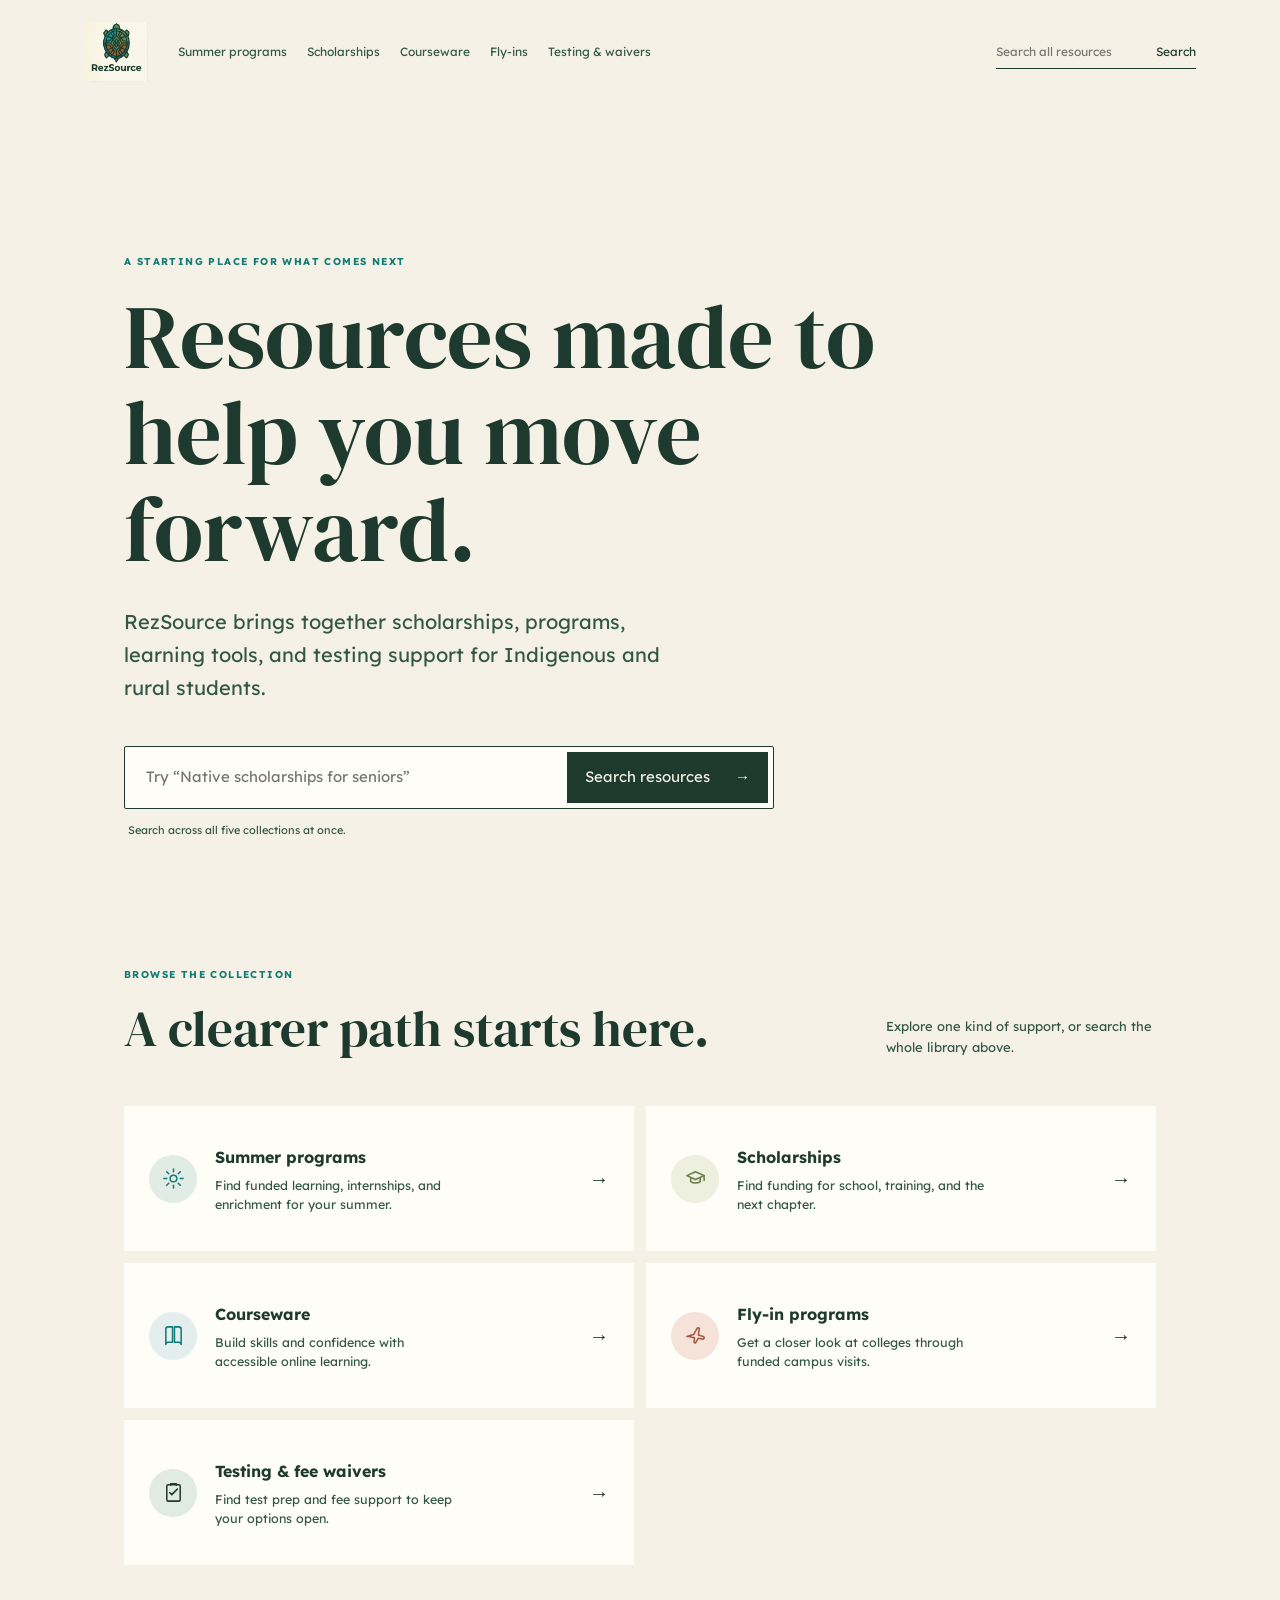
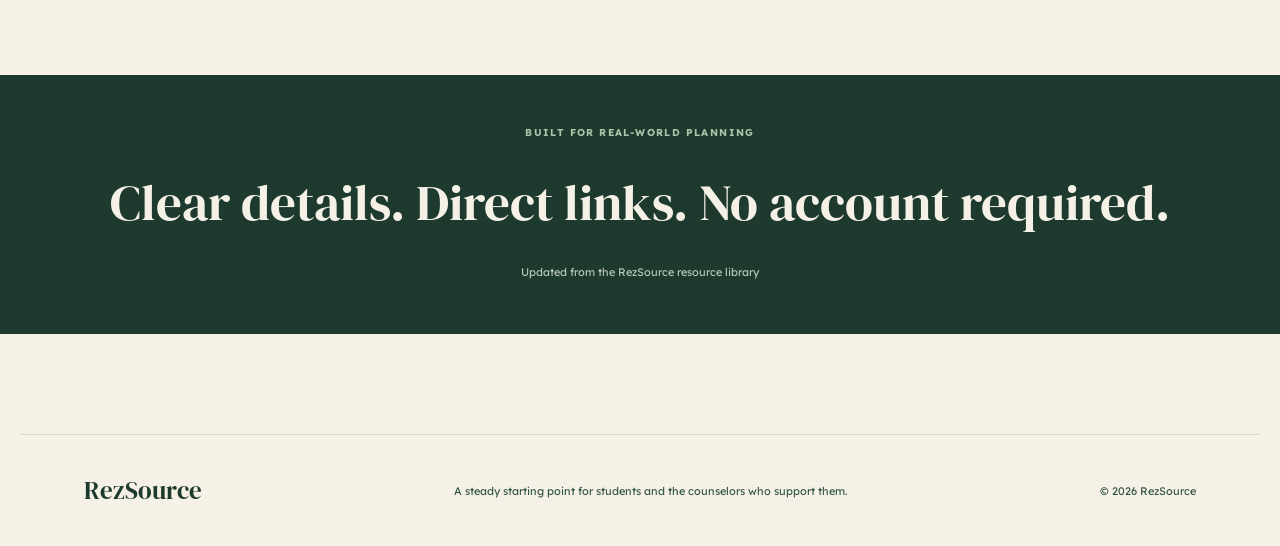
<file: index.html>
<!doctype html>
<html lang="en">
<head>
  <meta charset="utf-8">
  <meta name="viewport" content="width=device-width, initial-scale=1">
  <meta name="description" content="RezSource connects Indigenous and rural students with trusted academic opportunities, scholarships, programs, courseware, and fee waivers.">
  <title>RezSource | Find your next opportunity</title>
  <link rel="icon" type="image/png" href="assets/logo.png">
  <link rel="stylesheet" href="css/styles.css">
</head>
<body data-page="home">
  <header class="site-header">
    <a class="brand" href="index.html" aria-label="RezSource home"><img src="assets/logo.png" alt="RezSource woven turtle logo"></a>
    <button class="menu-toggle" type="button" aria-expanded="false" aria-controls="site-nav"><span></span><span></span><span></span><b class="sr-only">Open navigation</b></button>
    <nav id="site-nav" class="site-nav" aria-label="Primary navigation">
      <a href="summer-programs.html">Summer programs</a><a href="scholarships.html">Scholarships</a><a href="courseware.html">Courseware</a><a href="fly-in-programs.html">Fly-ins</a><a href="testing.html">Testing &amp; waivers</a>
    </nav>
    <form class="header-search search-form" role="search"><label class="sr-only" for="header-search">Search all resources</label><input id="header-search" name="q" type="search" placeholder="Search all resources" autocomplete="off"><button type="submit" aria-label="Search">Search</button></form>
  </header>

  <main>
    <section class="hero home-hero reveal">
      <p class="eyebrow">A starting place for what comes next</p>
      <h1>Resources made to help you move forward.</h1>
      <p class="lede">RezSource brings together scholarships, programs, learning tools, and testing support for Indigenous and rural students.</p>
      <form class="hero-search search-form" role="search"><label class="sr-only" for="hero-search">Search every RezSource resource</label><input id="hero-search" name="q" type="search" placeholder="Try “Native scholarships for seniors”" autocomplete="off"><button type="submit"><span>Search resources</span><span aria-hidden="true">&#8594;</span></button></form>
      <p class="search-note">Search across all five collections at once.</p>
    </section>
    <section class="category-section" aria-labelledby="browse-heading">
      <div class="section-heading reveal"><div><p class="eyebrow">Browse the collection</p><h2 id="browse-heading">A clearer path starts here.</h2></div><p>Explore one kind of support, or search the whole library above.</p></div>
      <div class="category-grid" id="category-grid"></div>
    </section>
    <section class="trust-band reveal"><p class="eyebrow">Built for real-world planning</p><p>Clear details. Direct links. No account required.</p><span>Updated from the RezSource resource library</span></section>
  </main>
  <footer class="site-footer"><a class="footer-brand" href="index.html">RezSource</a><p>A steady starting point for students and the counselors who support them.</p><p>&copy; <span id="year"></span> RezSource</p></footer>
  <script src="js/data.js"></script><script src="js/app.js"></script>
</body>
</html>
</file>
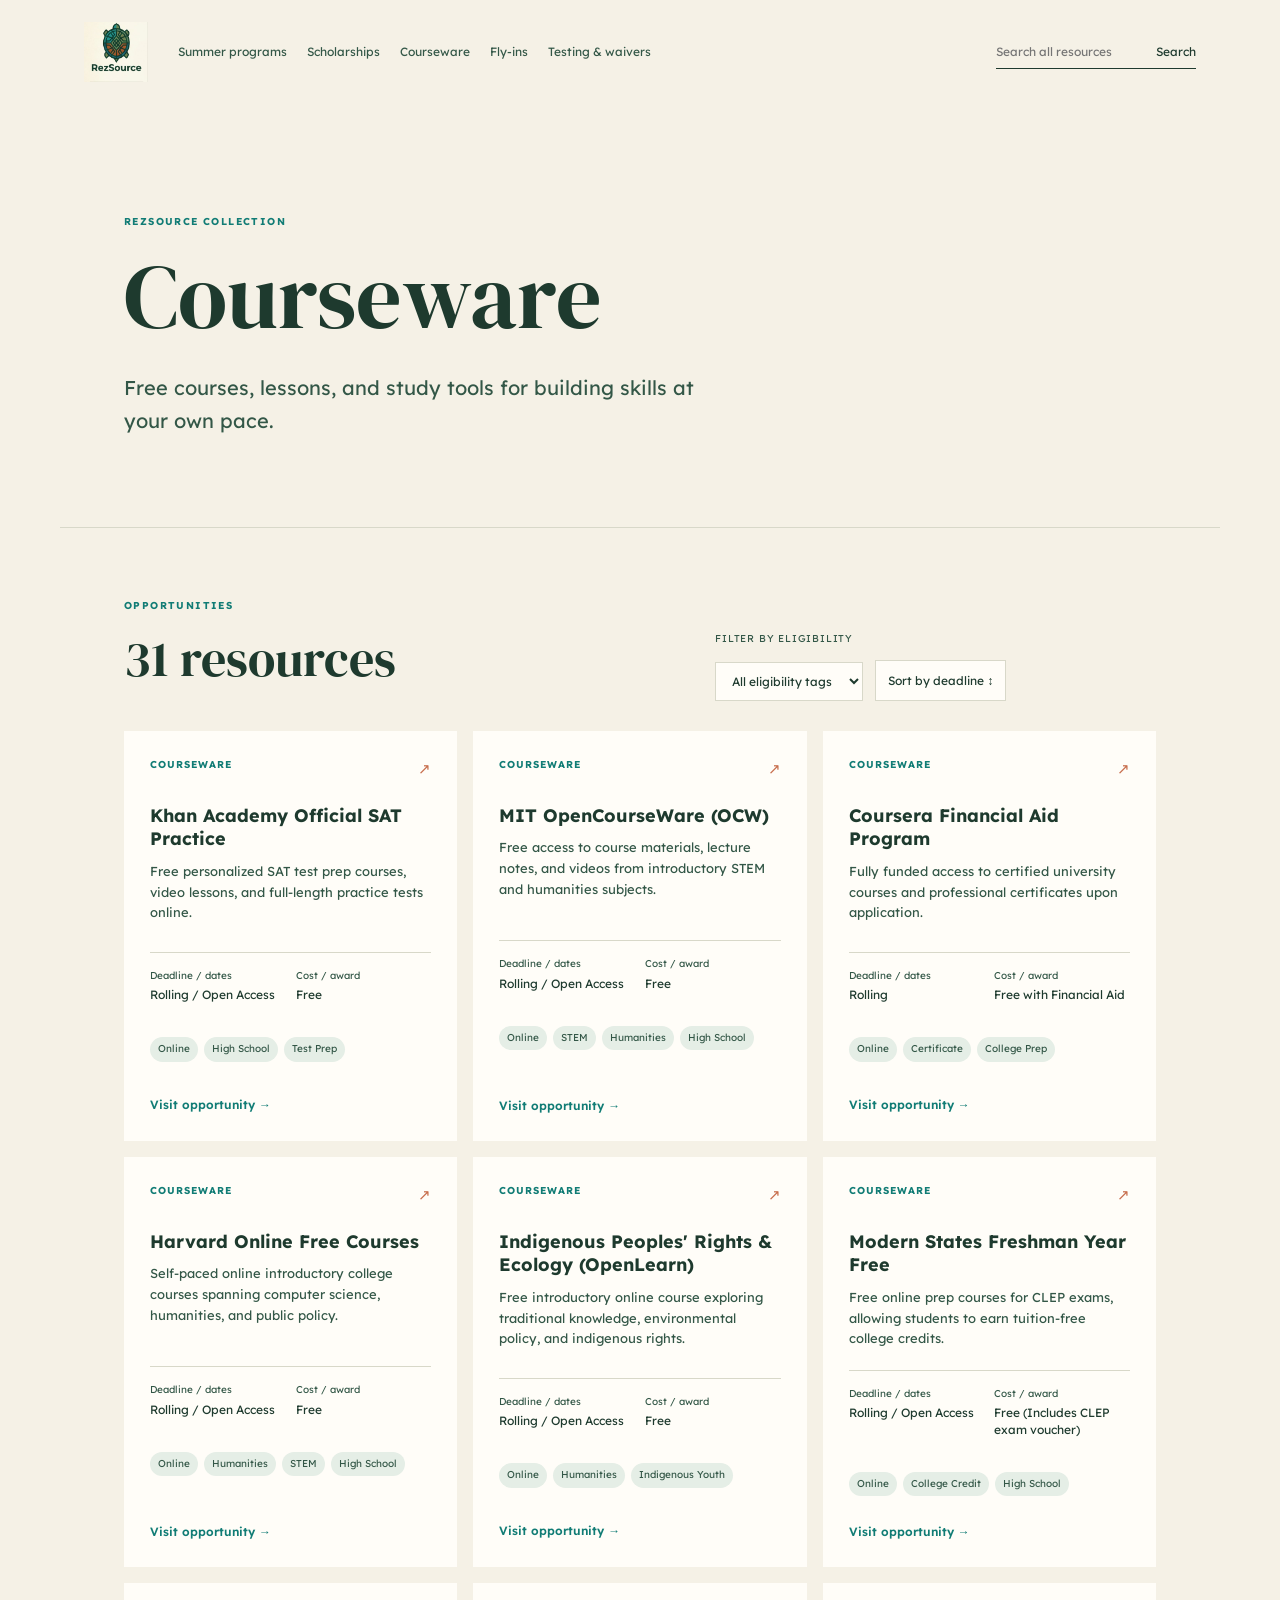
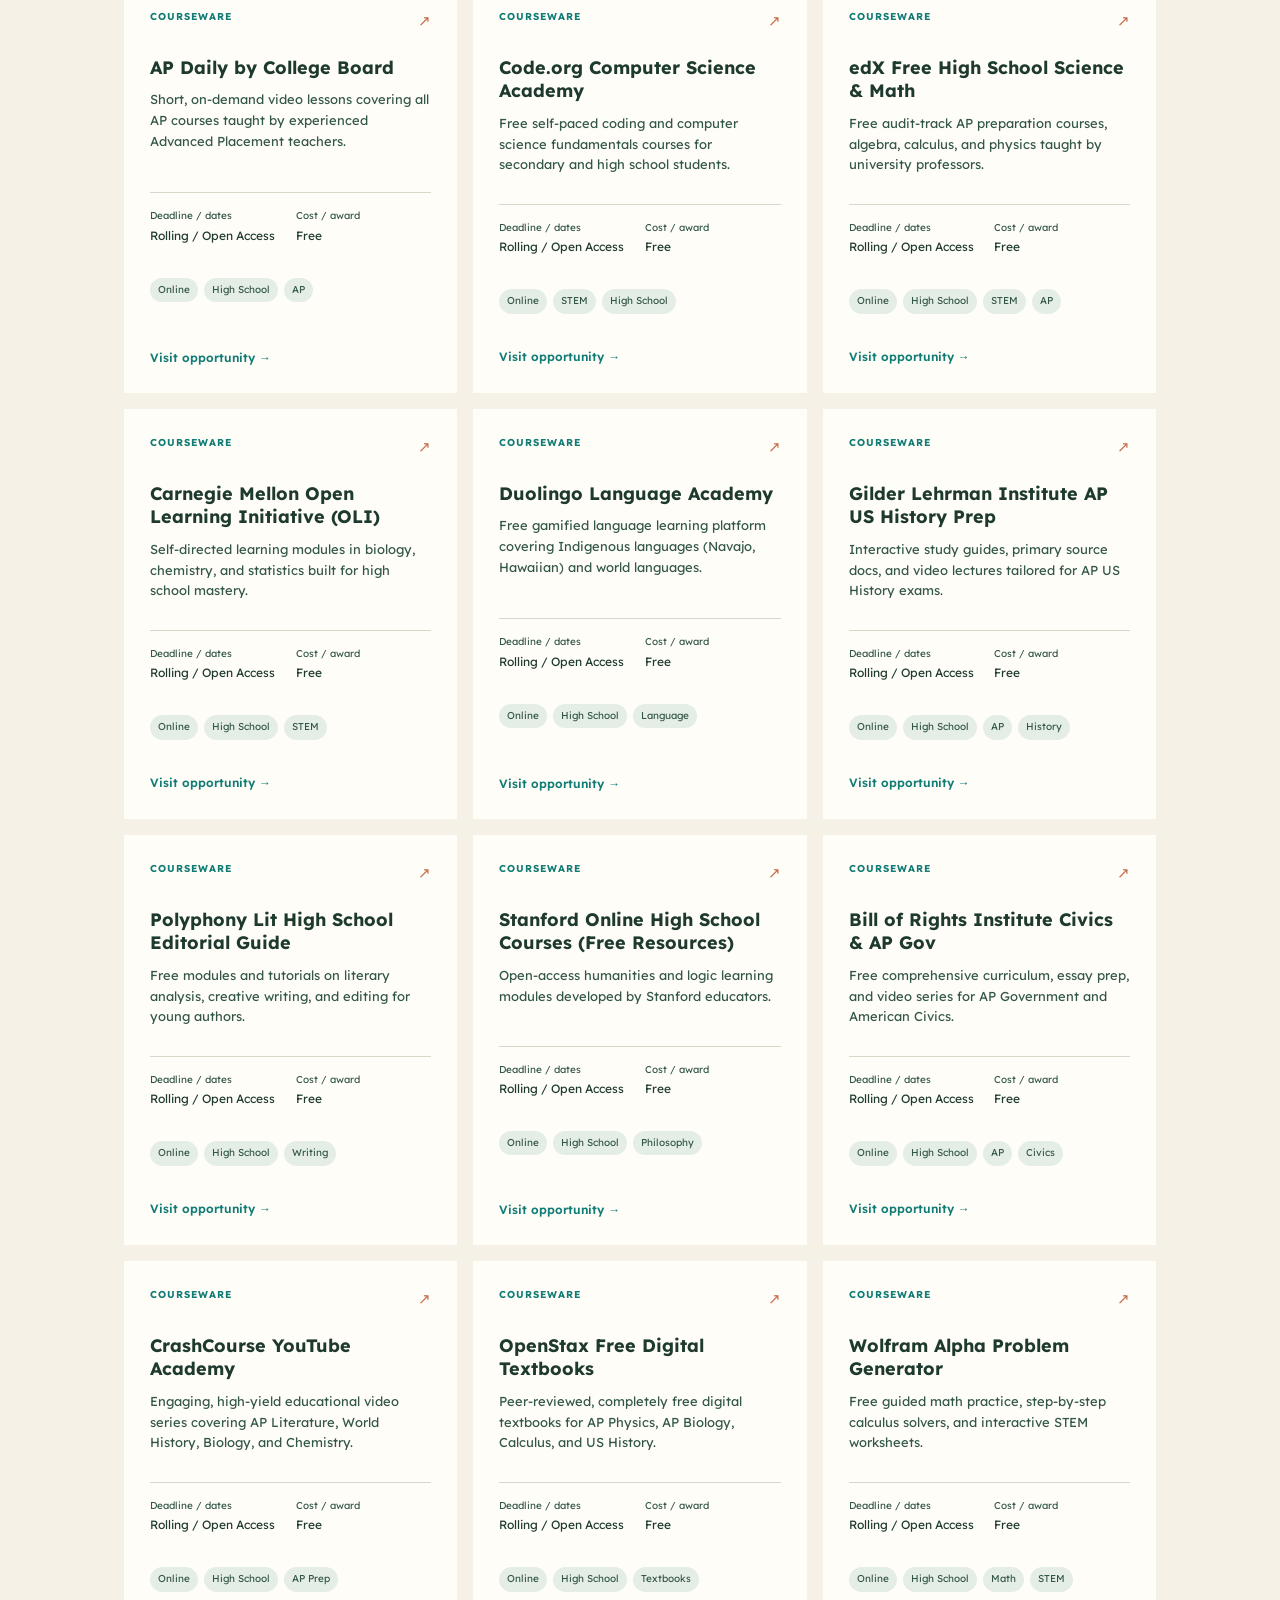
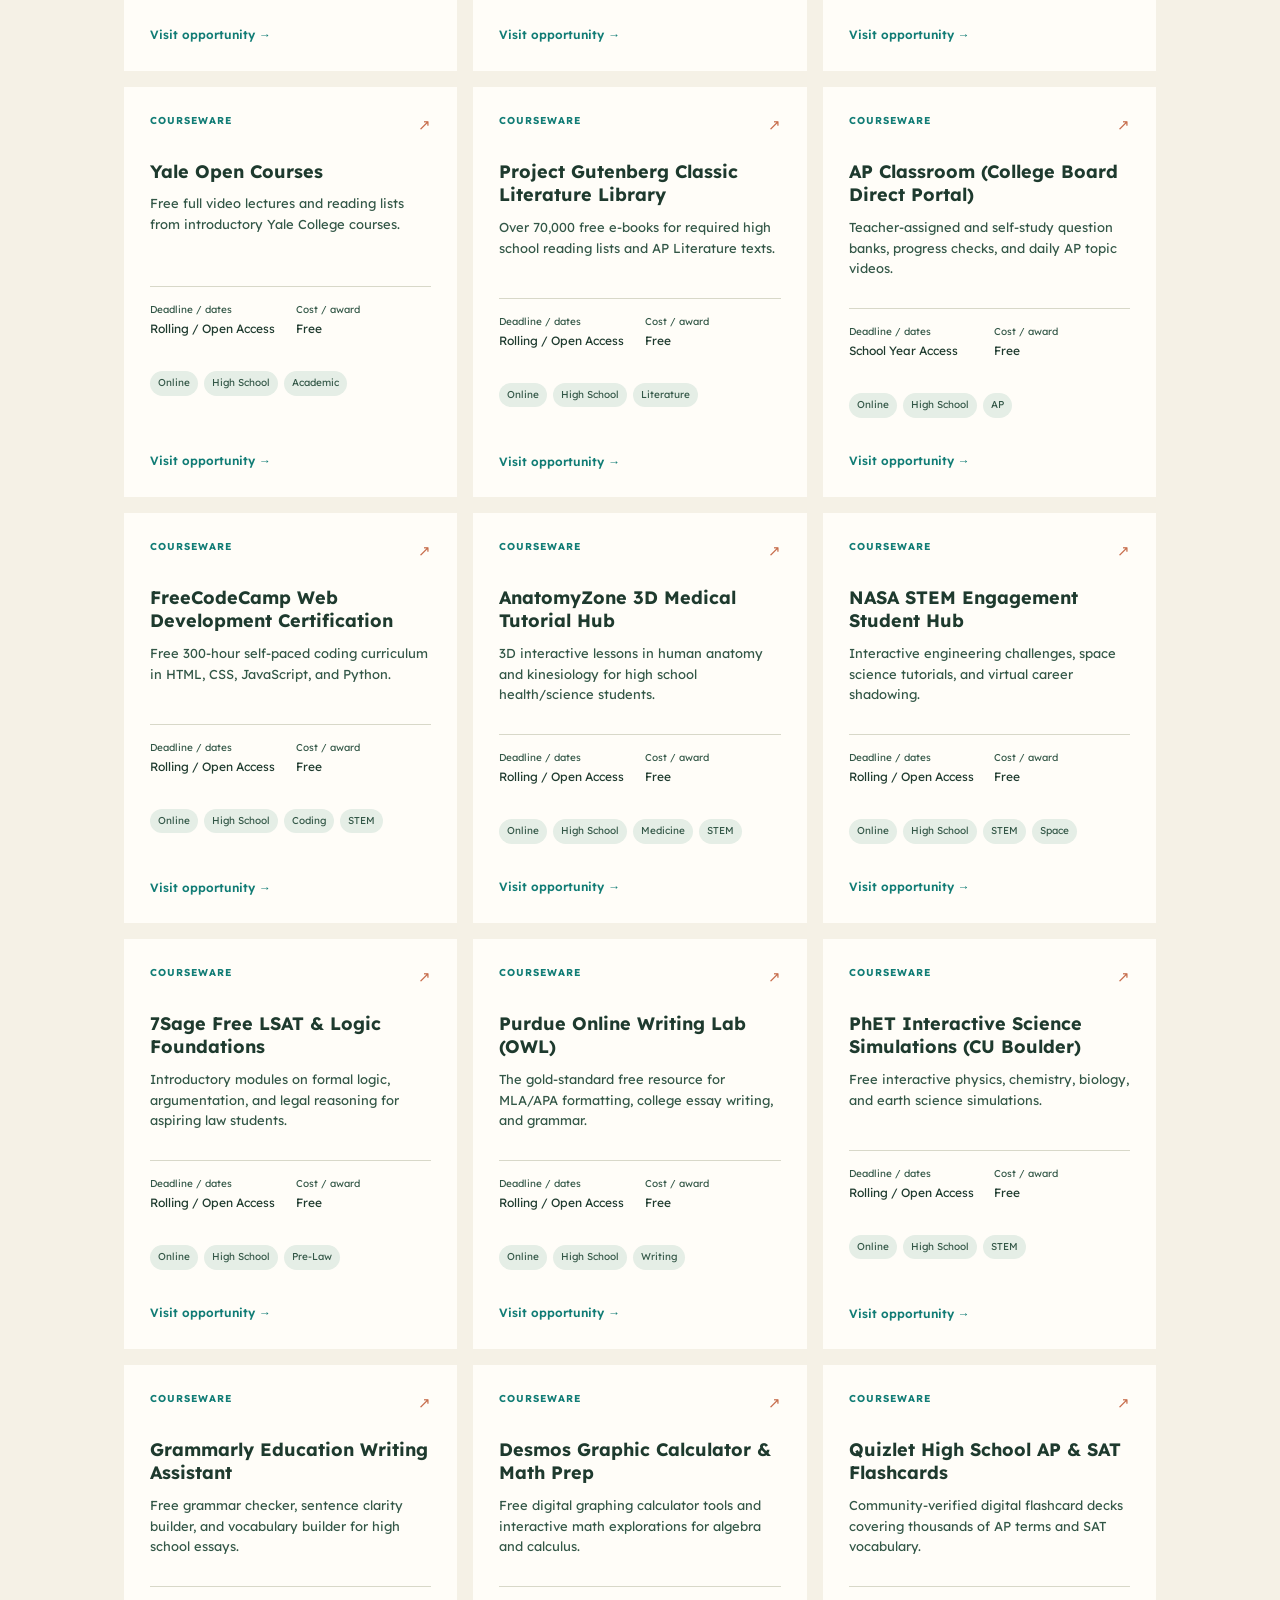
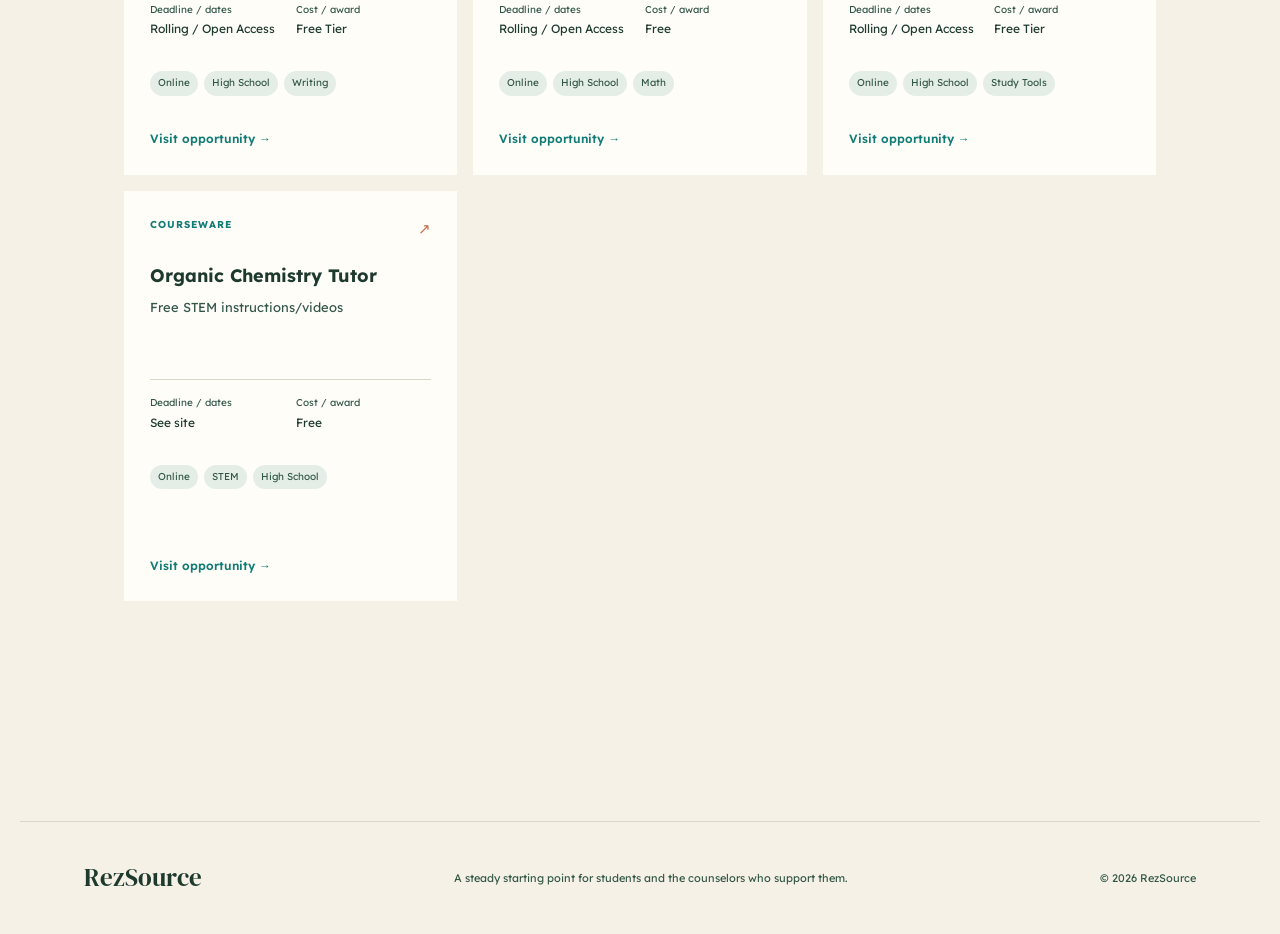
<file: courseware.html>
<!doctype html><html lang="en"><head><meta charset="utf-8"><meta name="viewport" content="width=device-width, initial-scale=1"><meta name="description" content="Free and accessible courseware for Indigenous and rural students."><title>Courseware | RezSource</title><link rel="icon" type="image/png" href="assets/logo.png"><link rel="stylesheet" href="css/styles.css"></head><body data-page="courseware"><header class="site-header"><a class="brand" href="index.html" aria-label="RezSource home"><img src="assets/logo.png" alt="RezSource woven turtle logo"></a><button class="menu-toggle" type="button" aria-expanded="false" aria-controls="site-nav"><span></span><span></span><span></span><b class="sr-only">Open navigation</b></button><nav id="site-nav" class="site-nav" aria-label="Primary navigation"><a href="summer-programs.html">Summer programs</a><a href="scholarships.html">Scholarships</a><a href="courseware.html">Courseware</a><a href="fly-in-programs.html">Fly-ins</a><a href="testing.html">Testing &amp; waivers</a></nav><form class="header-search search-form" role="search"><label class="sr-only" for="header-search">Search all resources</label><input id="header-search" name="q" type="search" placeholder="Search all resources" autocomplete="off"><button type="submit" aria-label="Search">Search</button></form></header><main class="category-page" data-category="courseware"><section class="category-hero reveal"><p class="eyebrow">RezSource collection</p><h1>Courseware</h1><p class="lede">Free courses, lessons, and study tools for building skills at your own pace.</p></section><section class="resource-section" aria-labelledby="resource-heading"><div class="resource-toolbar"><div><p class="eyebrow">Opportunities</p><h2 id="resource-heading"><span class="result-count">Loading</span> resources</h2></div><div class="filters"><label for="tag-filter">Filter by eligibility</label><select id="tag-filter"><option value="all">All eligibility tags</option></select><button class="sort-button" id="sort-button" type="button" aria-pressed="false">Sort by deadline <span aria-hidden="true">&#8597;</span></button></div></div><div class="resource-grid" id="resource-grid" aria-live="polite"></div></section></main><footer class="site-footer"><a class="footer-brand" href="index.html">RezSource</a><p>A calm, practical starting point for students and counselors.</p><p>&copy; <span id="year"></span> RezSource</p></footer><script src="js/data.js"></script><script src="js/app.js"></script></body></html>
</file>
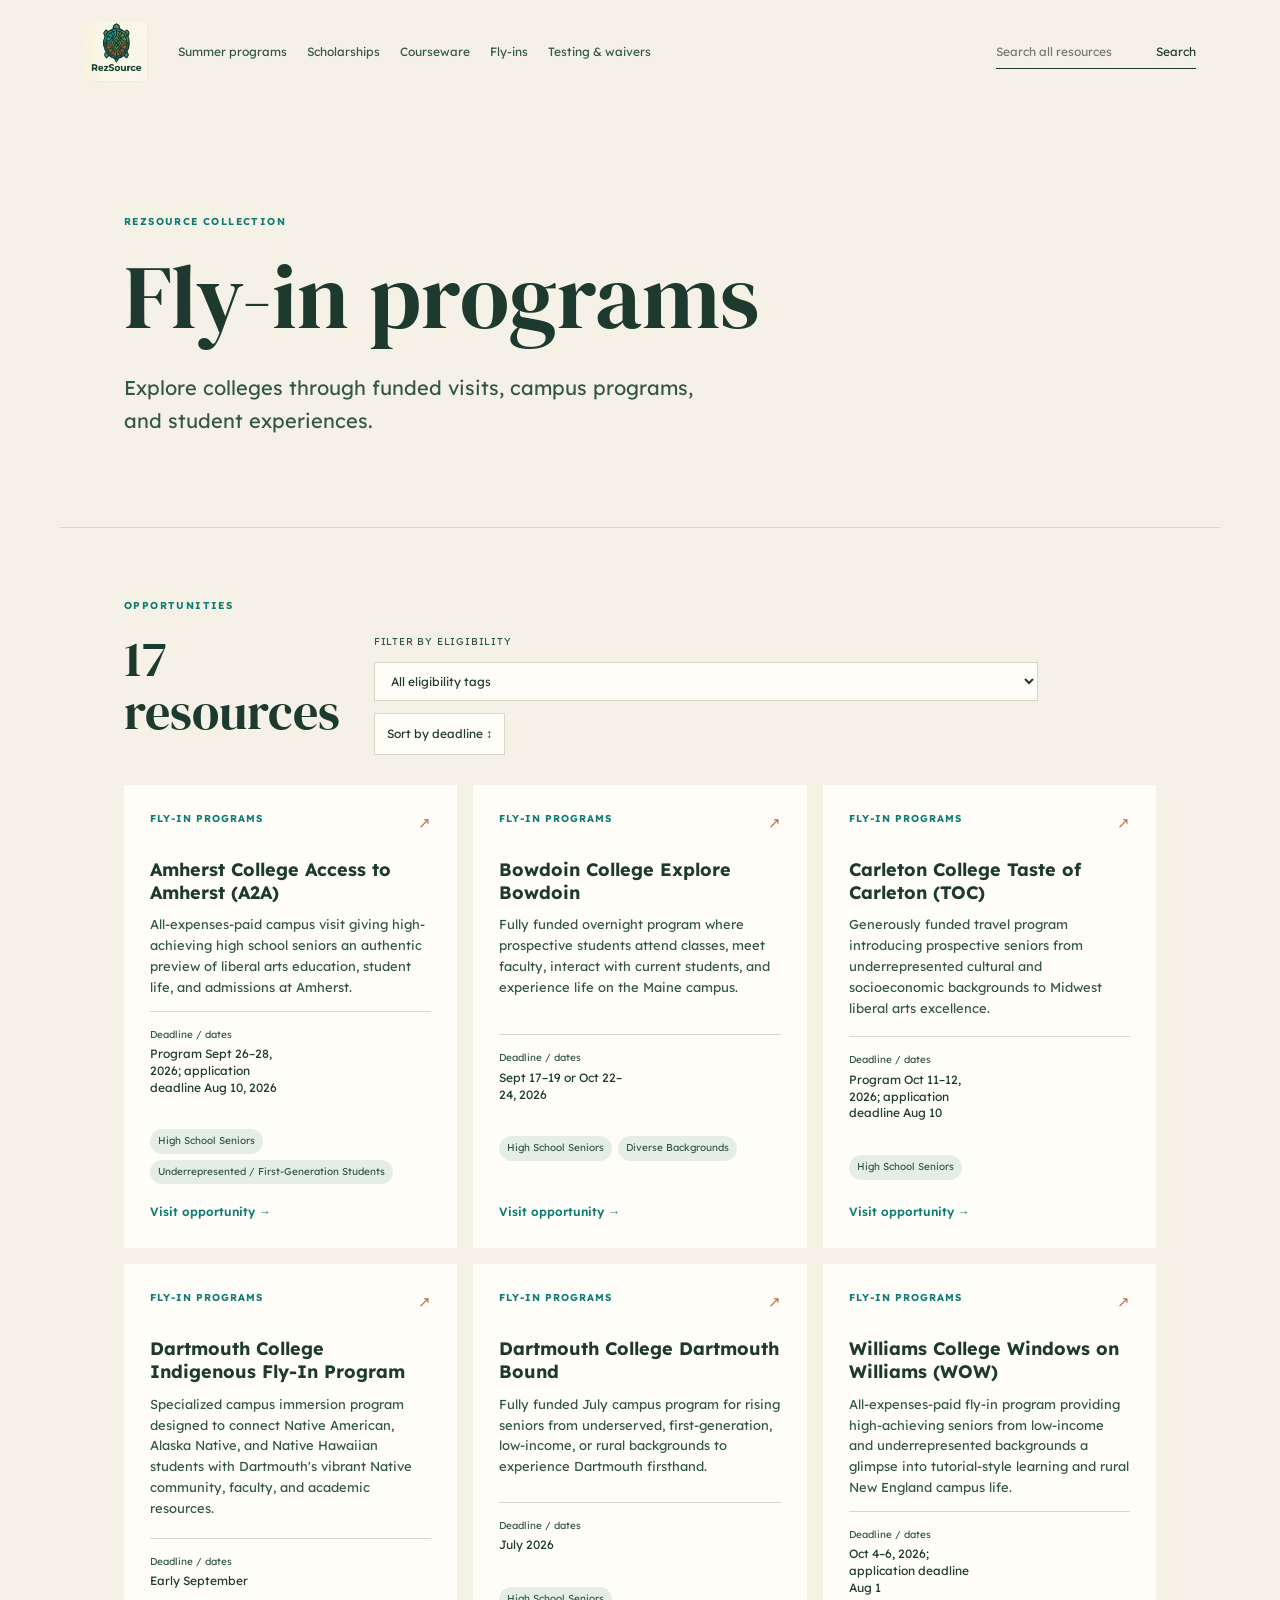
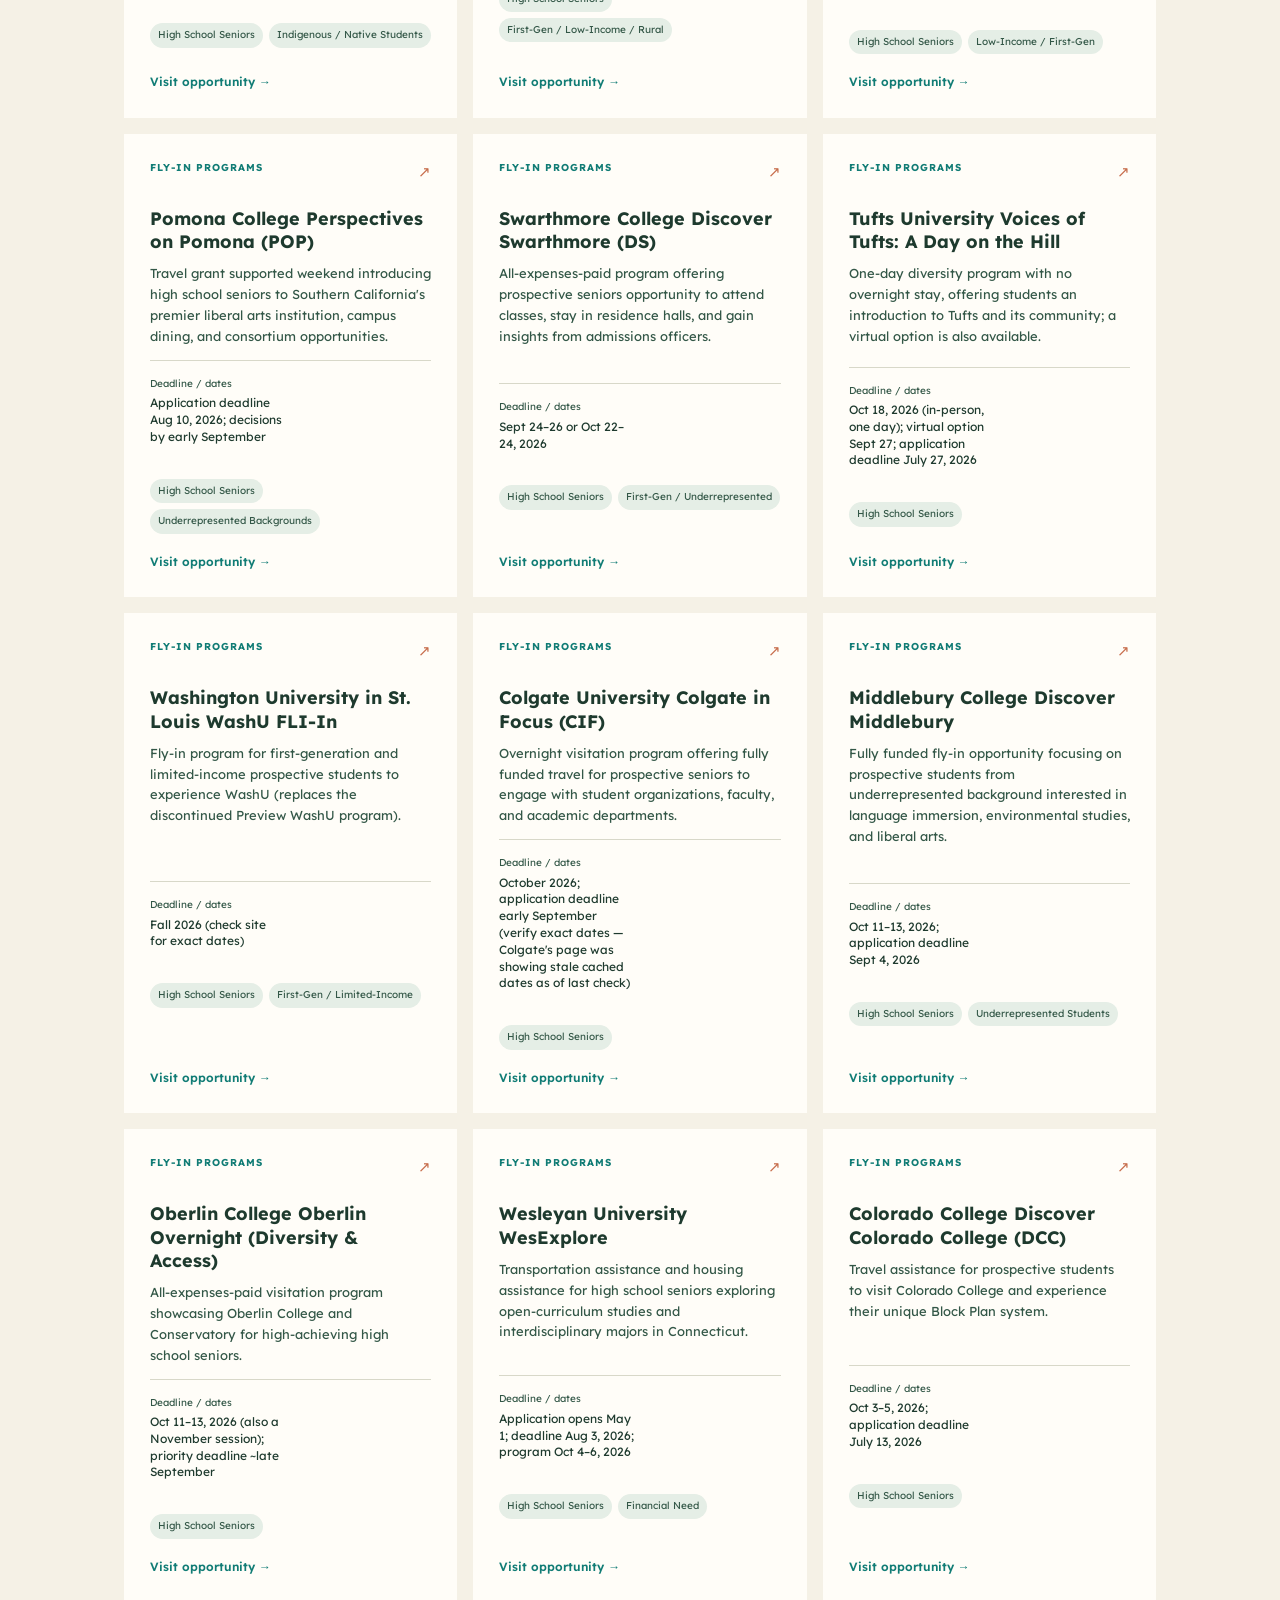
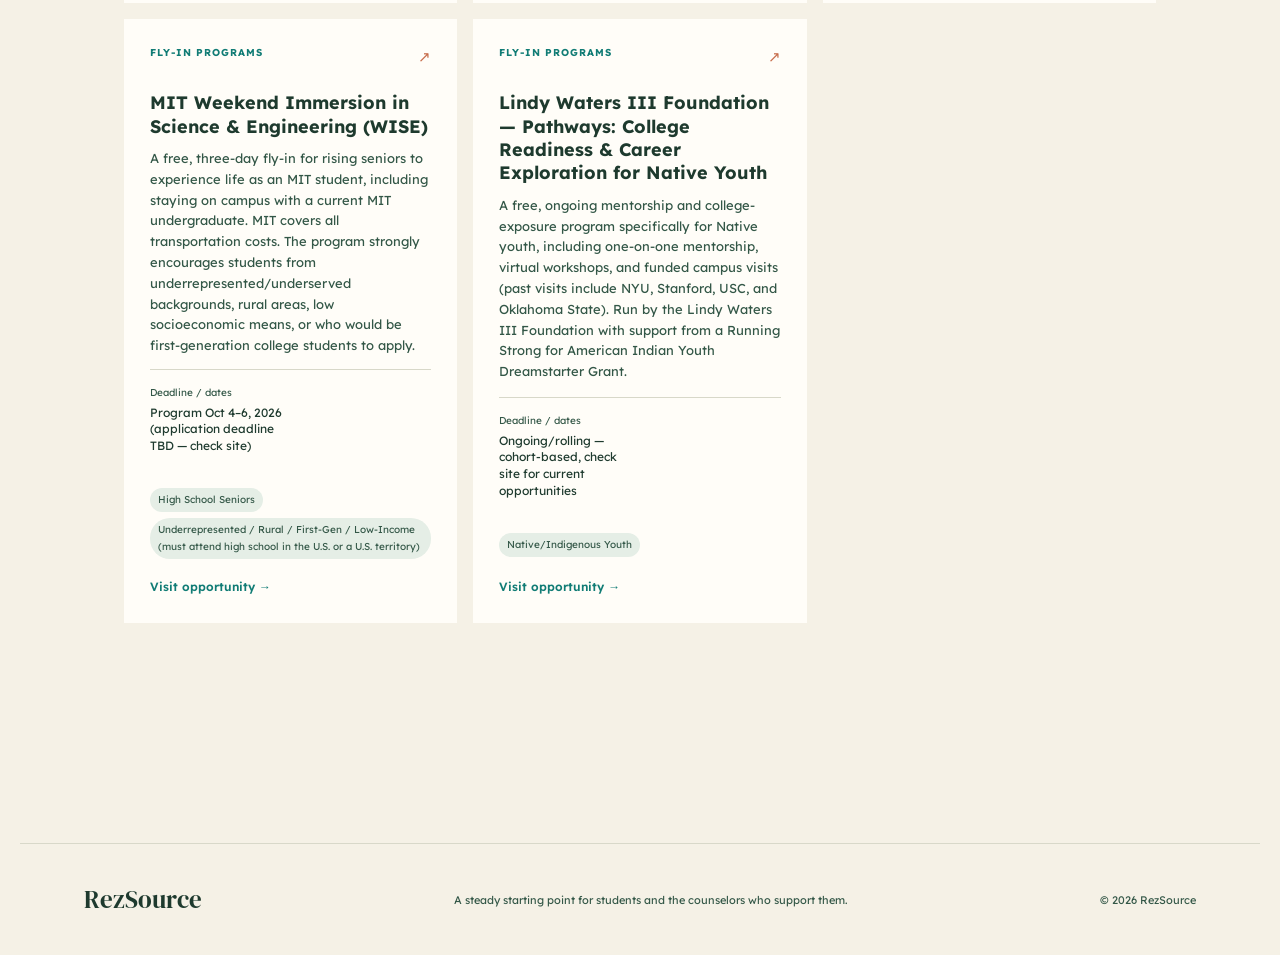
<file: fly-in-programs.html>
<!doctype html><html lang="en"><head><meta charset="utf-8"><meta name="viewport" content="width=device-width, initial-scale=1"><meta name="description" content="College fly-in programs for Indigenous and rural students."><title>Fly-In Programs | RezSource</title><link rel="icon" type="image/png" href="assets/logo.png"><link rel="stylesheet" href="css/styles.css"></head><body data-page="flyins"><header class="site-header"><a class="brand" href="index.html" aria-label="RezSource home"><img src="assets/logo.png" alt="RezSource woven turtle logo"></a><button class="menu-toggle" type="button" aria-expanded="false" aria-controls="site-nav"><span></span><span></span><span></span><b class="sr-only">Open navigation</b></button><nav id="site-nav" class="site-nav" aria-label="Primary navigation"><a href="summer-programs.html">Summer programs</a><a href="scholarships.html">Scholarships</a><a href="courseware.html">Courseware</a><a href="fly-in-programs.html">Fly-ins</a><a href="testing.html">Testing &amp; waivers</a></nav><form class="header-search search-form" role="search"><label class="sr-only" for="header-search">Search all resources</label><input id="header-search" name="q" type="search" placeholder="Search all resources" autocomplete="off"><button type="submit" aria-label="Search">Search</button></form></header><main class="category-page" data-category="flyins"><section class="category-hero reveal"><p class="eyebrow">RezSource collection</p><h1>Fly-in programs</h1><p class="lede">Explore colleges through funded visits, campus programs, and student experiences.</p></section><section class="resource-section" aria-labelledby="resource-heading"><div class="resource-toolbar"><div><p class="eyebrow">Opportunities</p><h2 id="resource-heading"><span class="result-count">Loading</span> resources</h2></div><div class="filters"><label for="tag-filter">Filter by eligibility</label><select id="tag-filter"><option value="all">All eligibility tags</option></select><button class="sort-button" id="sort-button" type="button" aria-pressed="false">Sort by deadline <span aria-hidden="true">&#8597;</span></button></div></div><div class="resource-grid" id="resource-grid" aria-live="polite"></div></section></main><footer class="site-footer"><a class="footer-brand" href="index.html">RezSource</a><p>A calm, practical starting place for students and counselors.</p><p>&copy; <span id="year"></span> RezSource</p></footer><script src="js/data.js"></script><script src="js/app.js"></script></body></html>
</file>
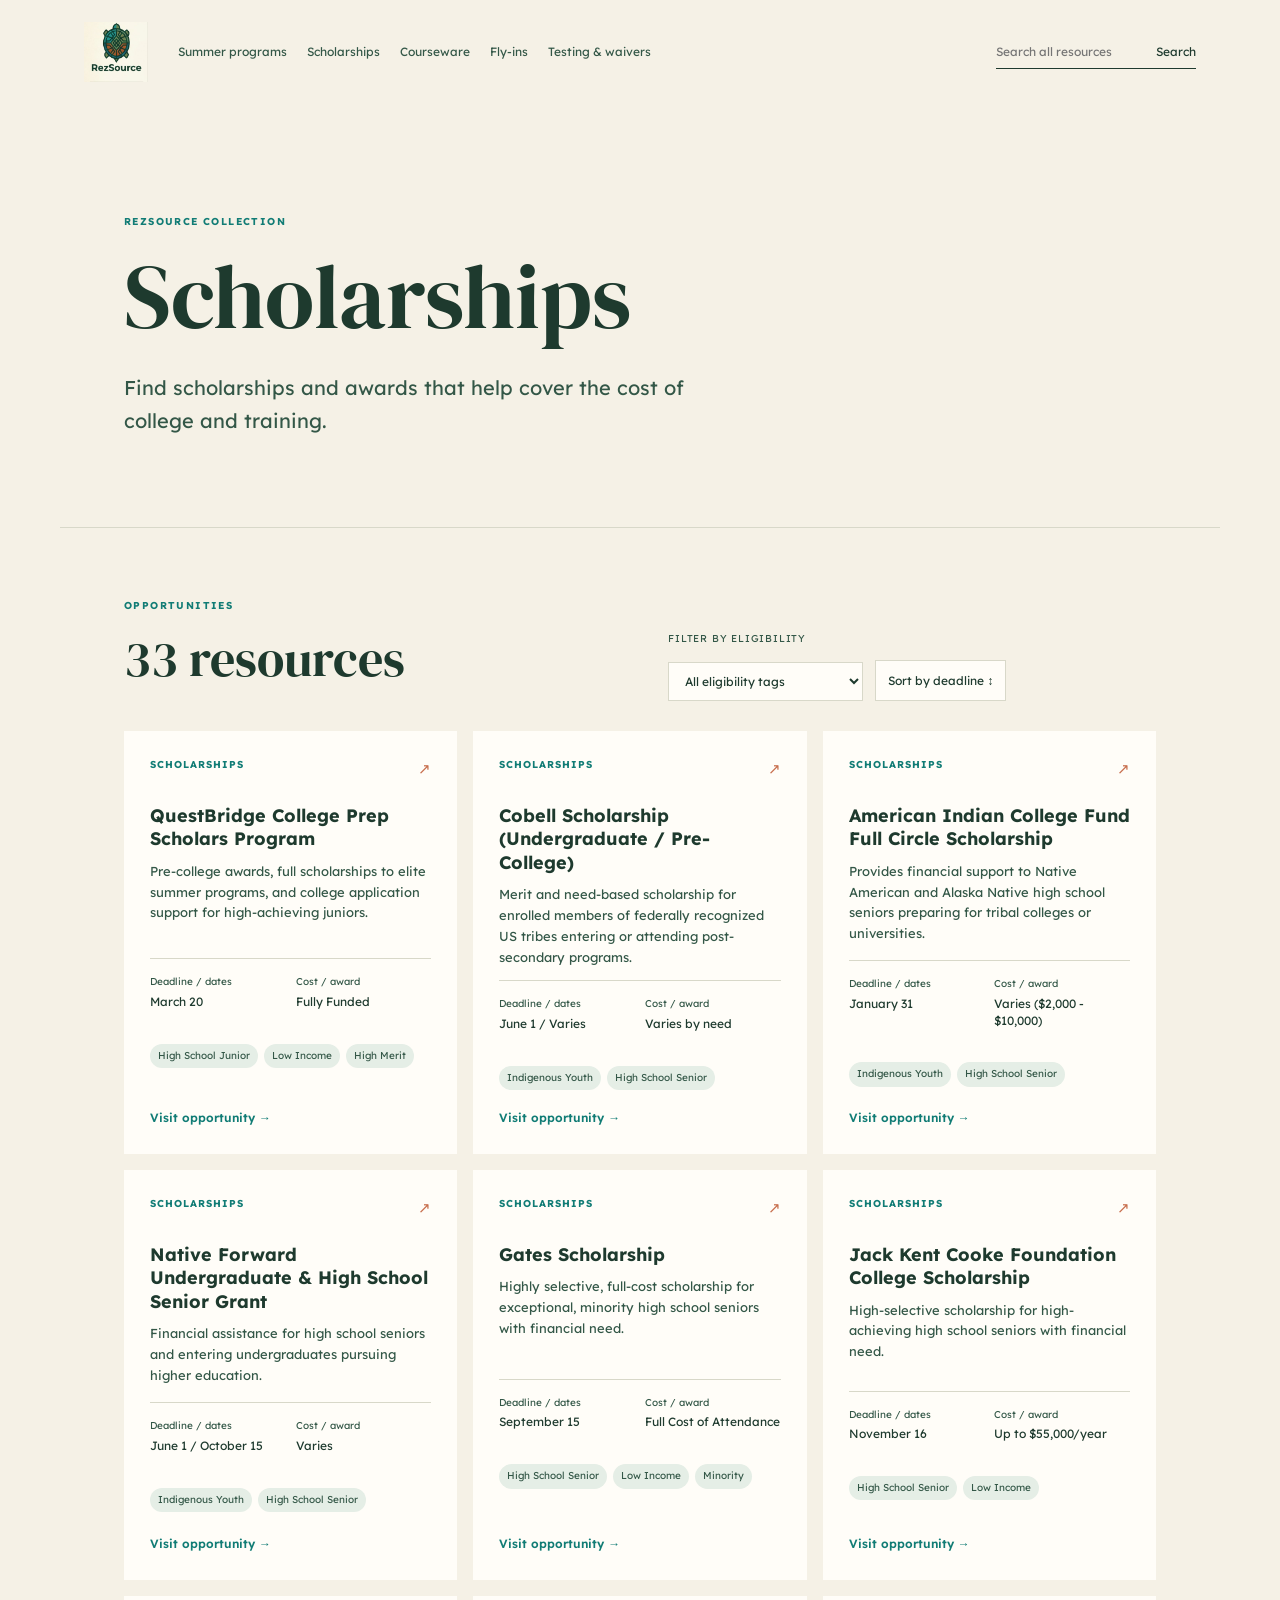
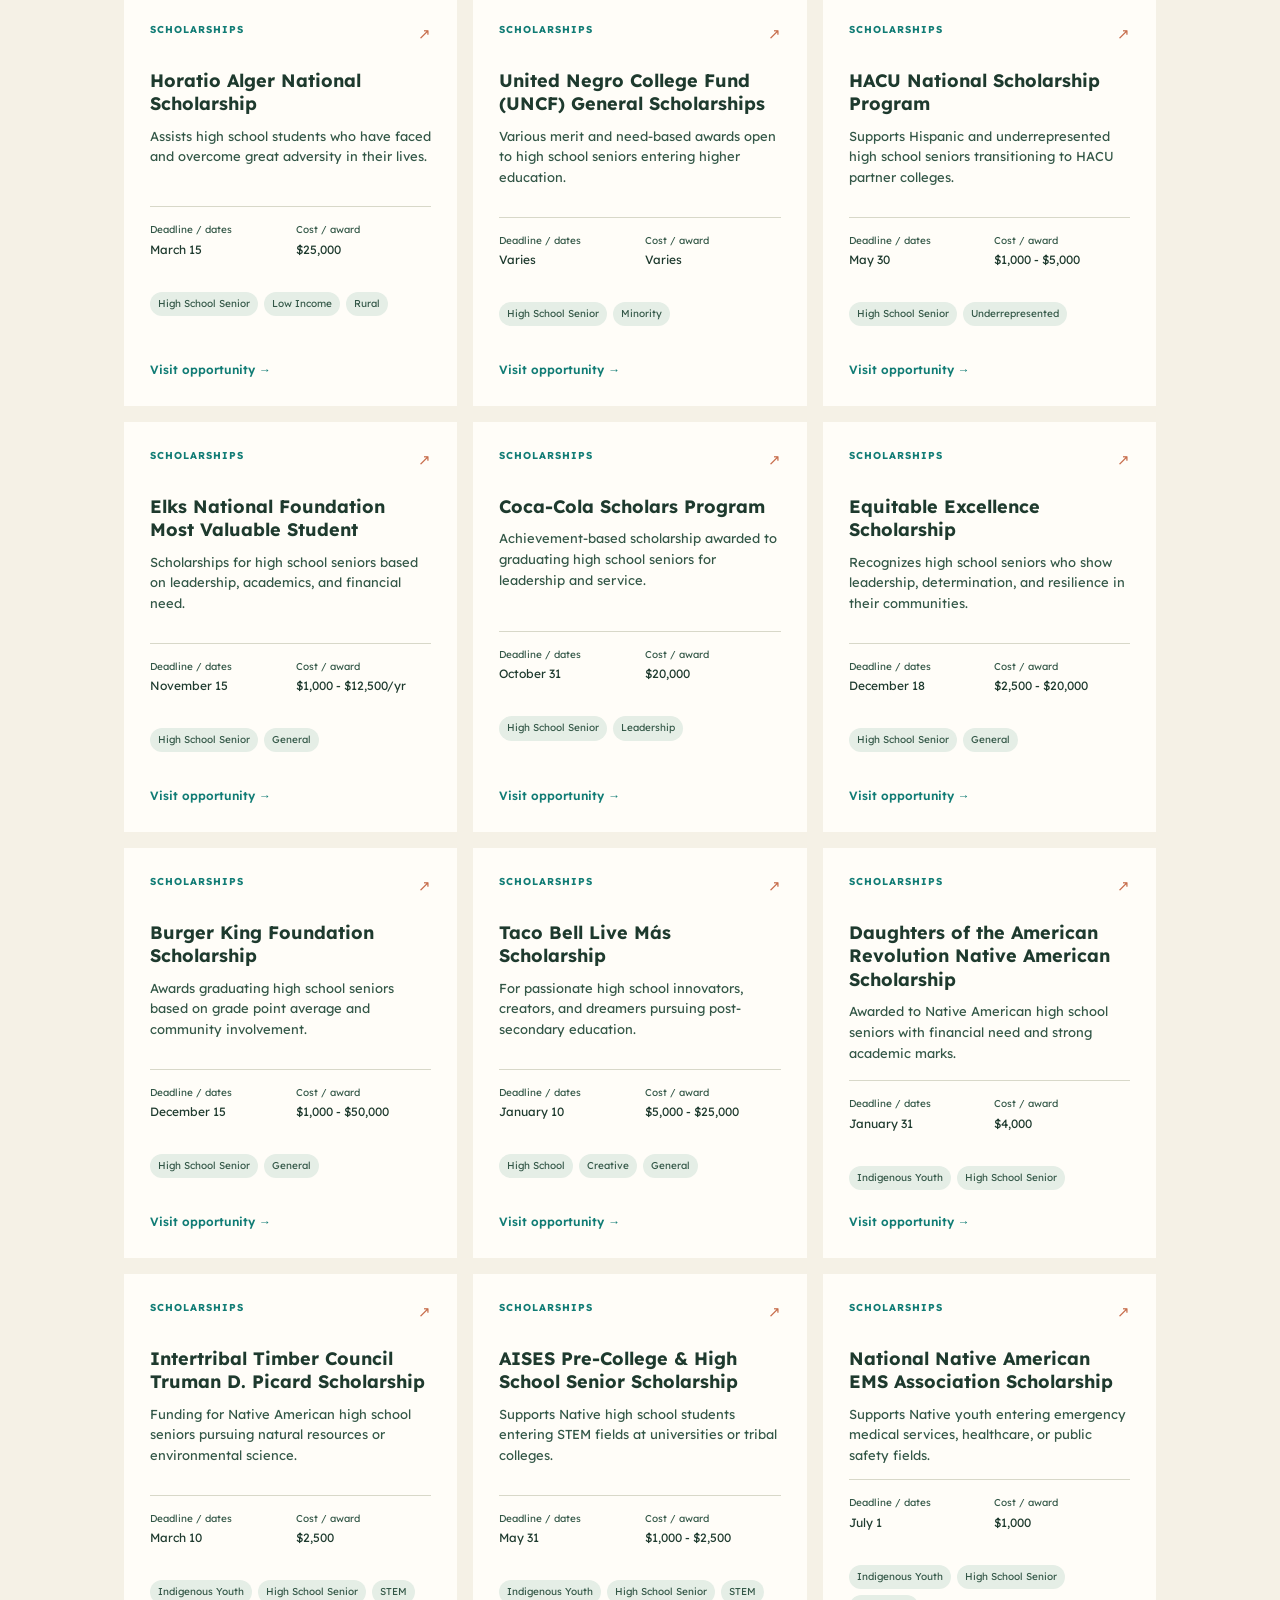
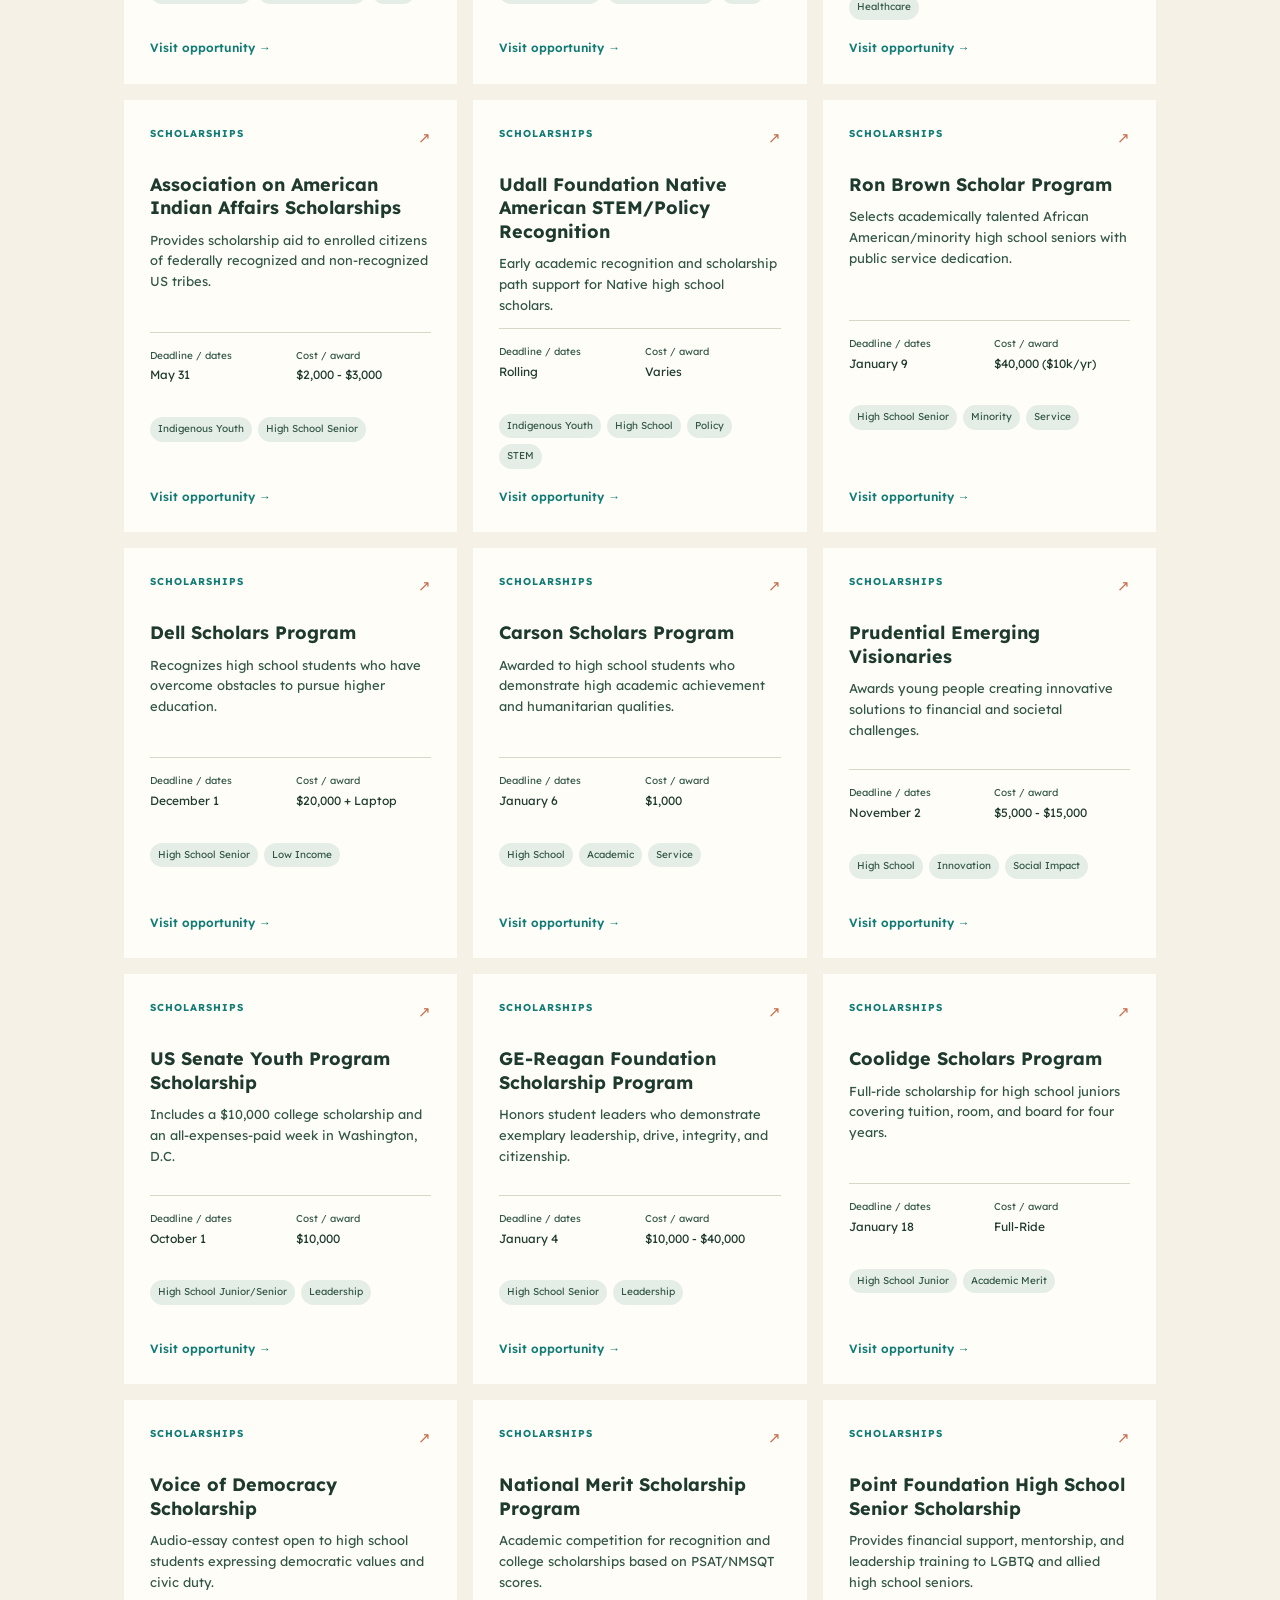
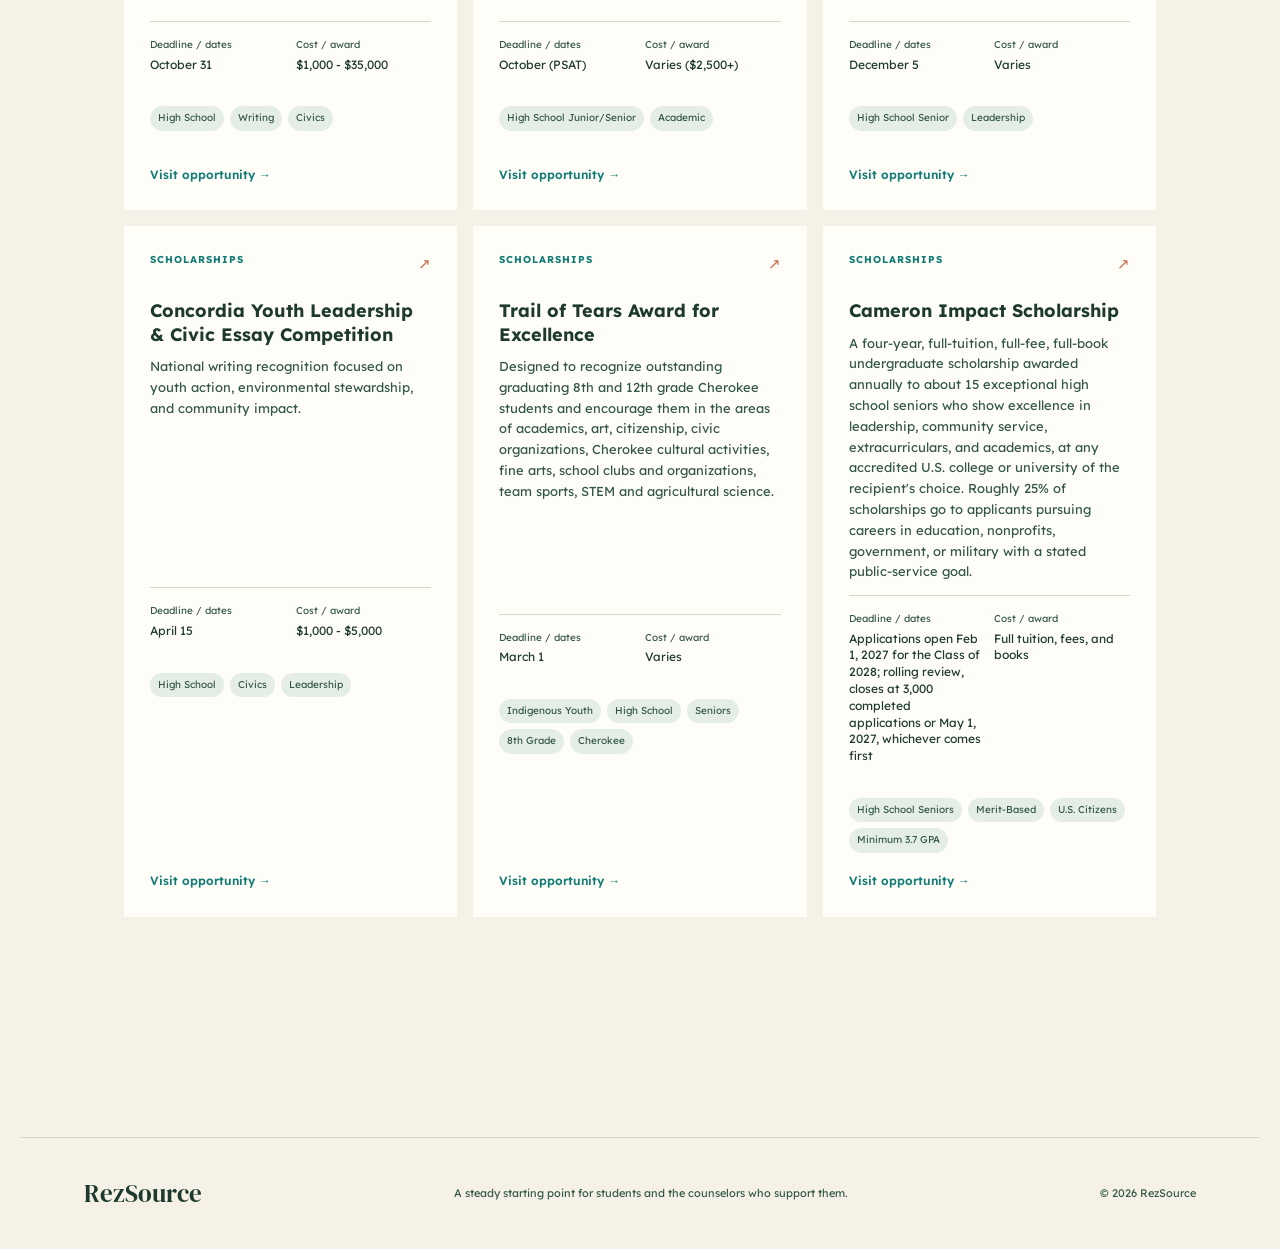
<file: scholarships.html>
<!doctype html><html lang="en"><head><meta charset="utf-8"><meta name="viewport" content="width=device-width, initial-scale=1"><meta name="description" content="Scholarships for Indigenous and rural students."><title>Scholarships | RezSource</title><link rel="icon" type="image/png" href="assets/logo.png"><link rel="stylesheet" href="css/styles.css"></head><body data-page="scholarships"><header class="site-header"><a class="brand" href="index.html" aria-label="RezSource home"><img src="assets/logo.png" alt="RezSource woven turtle logo"></a><button class="menu-toggle" type="button" aria-expanded="false" aria-controls="site-nav"><span></span><span></span><span></span><b class="sr-only">Open navigation</b></button><nav id="site-nav" class="site-nav" aria-label="Primary navigation"><a href="summer-programs.html">Summer programs</a><a href="scholarships.html">Scholarships</a><a href="courseware.html">Courseware</a><a href="fly-in-programs.html">Fly-ins</a><a href="testing.html">Testing &amp; waivers</a></nav><form class="header-search search-form" role="search"><label class="sr-only" for="header-search">Search all resources</label><input id="header-search" name="q" type="search" placeholder="Search all resources" autocomplete="off"><button type="submit" aria-label="Search">Search</button></form></header><main class="category-page" data-category="scholarships"><section class="category-hero reveal"><p class="eyebrow">RezSource collection</p><h1>Scholarships</h1><p class="lede">Find scholarships and awards that help cover the cost of college and training.</p></section><section class="resource-section" aria-labelledby="resource-heading"><div class="resource-toolbar"><div><p class="eyebrow">Opportunities</p><h2 id="resource-heading"><span class="result-count">Loading</span> resources</h2></div><div class="filters"><label for="tag-filter">Filter by eligibility</label><select id="tag-filter"><option value="all">All eligibility tags</option></select><button class="sort-button" id="sort-button" type="button" aria-pressed="false">Sort by deadline <span aria-hidden="true">&#8597;</span></button></div></div><div class="resource-grid" id="resource-grid" aria-live="polite"></div></section></main><footer class="site-footer"><a class="footer-brand" href="index.html">RezSource</a><p>A calm, practical starting point for students and counselors.</p><p>&copy; <span id="year"></span> RezSource</p></footer><script src="js/data.js"></script><script src="js/app.js"></script></body></html>
</file>
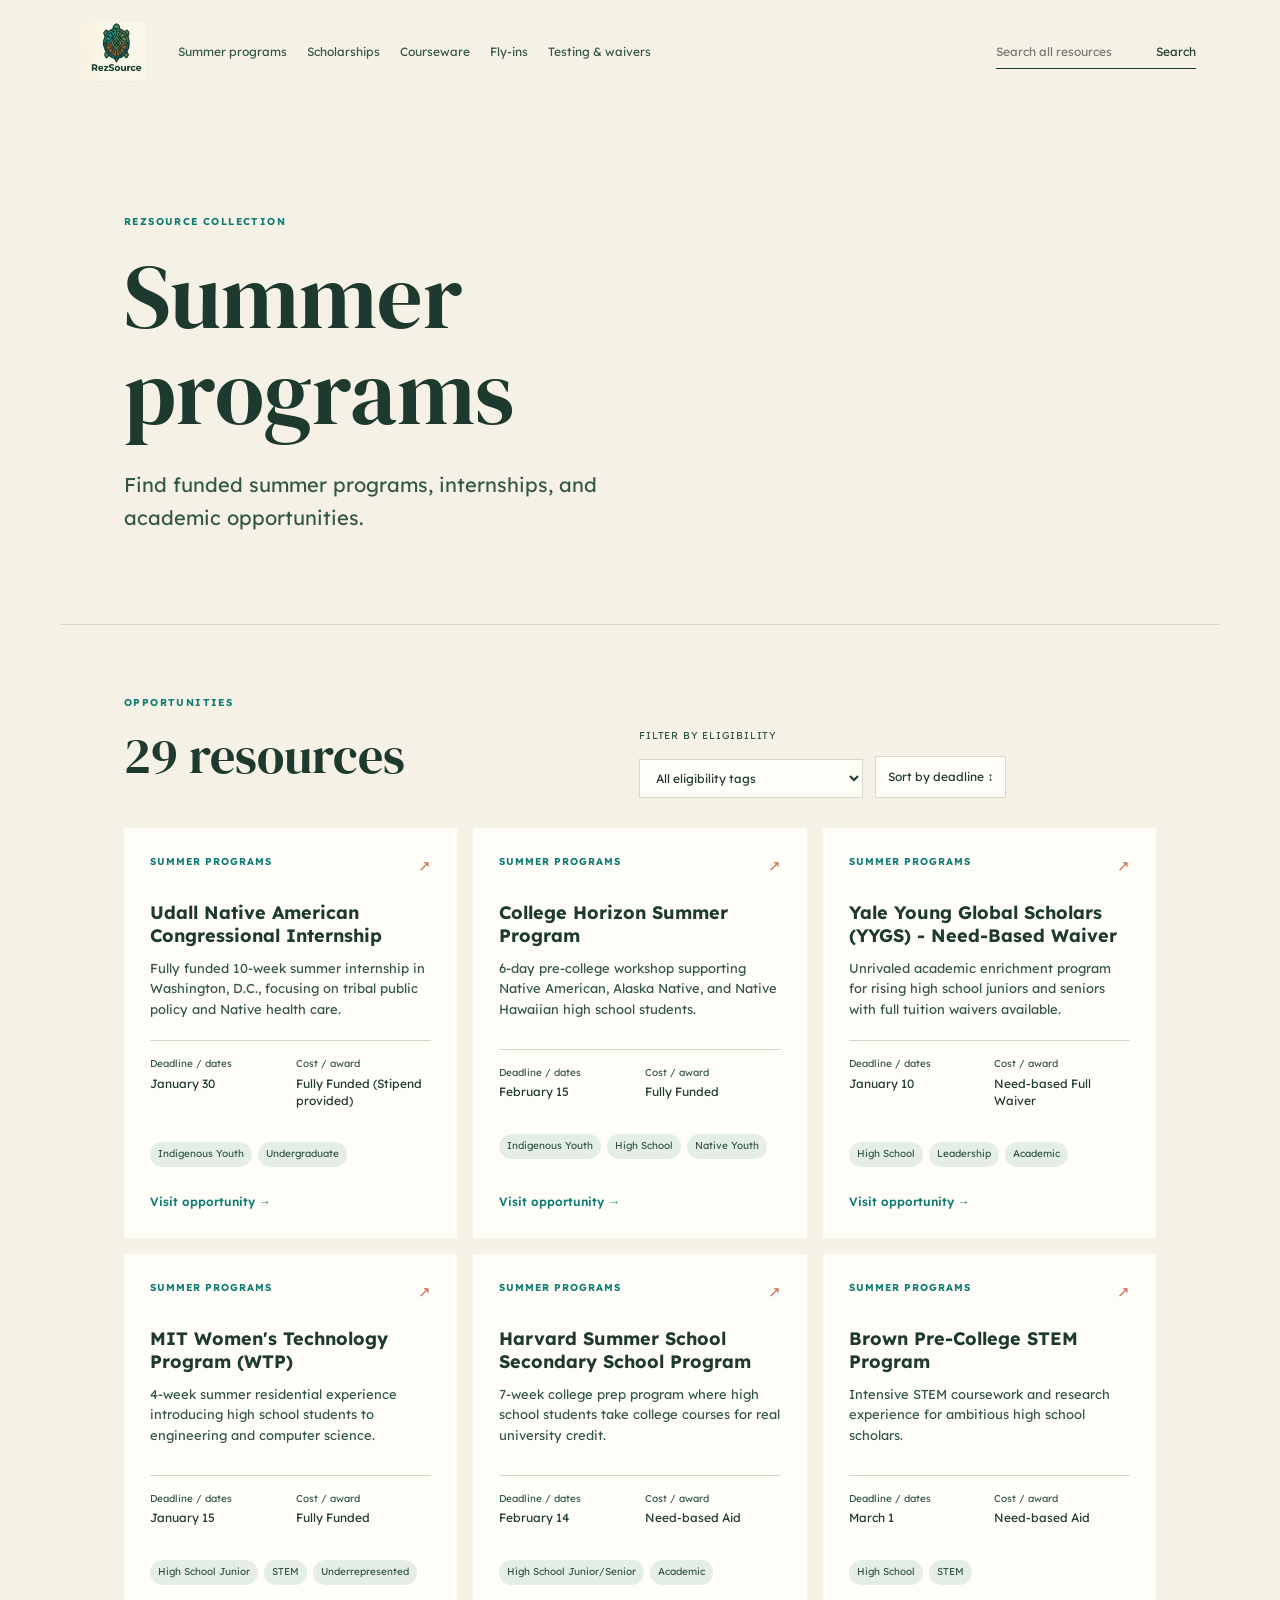
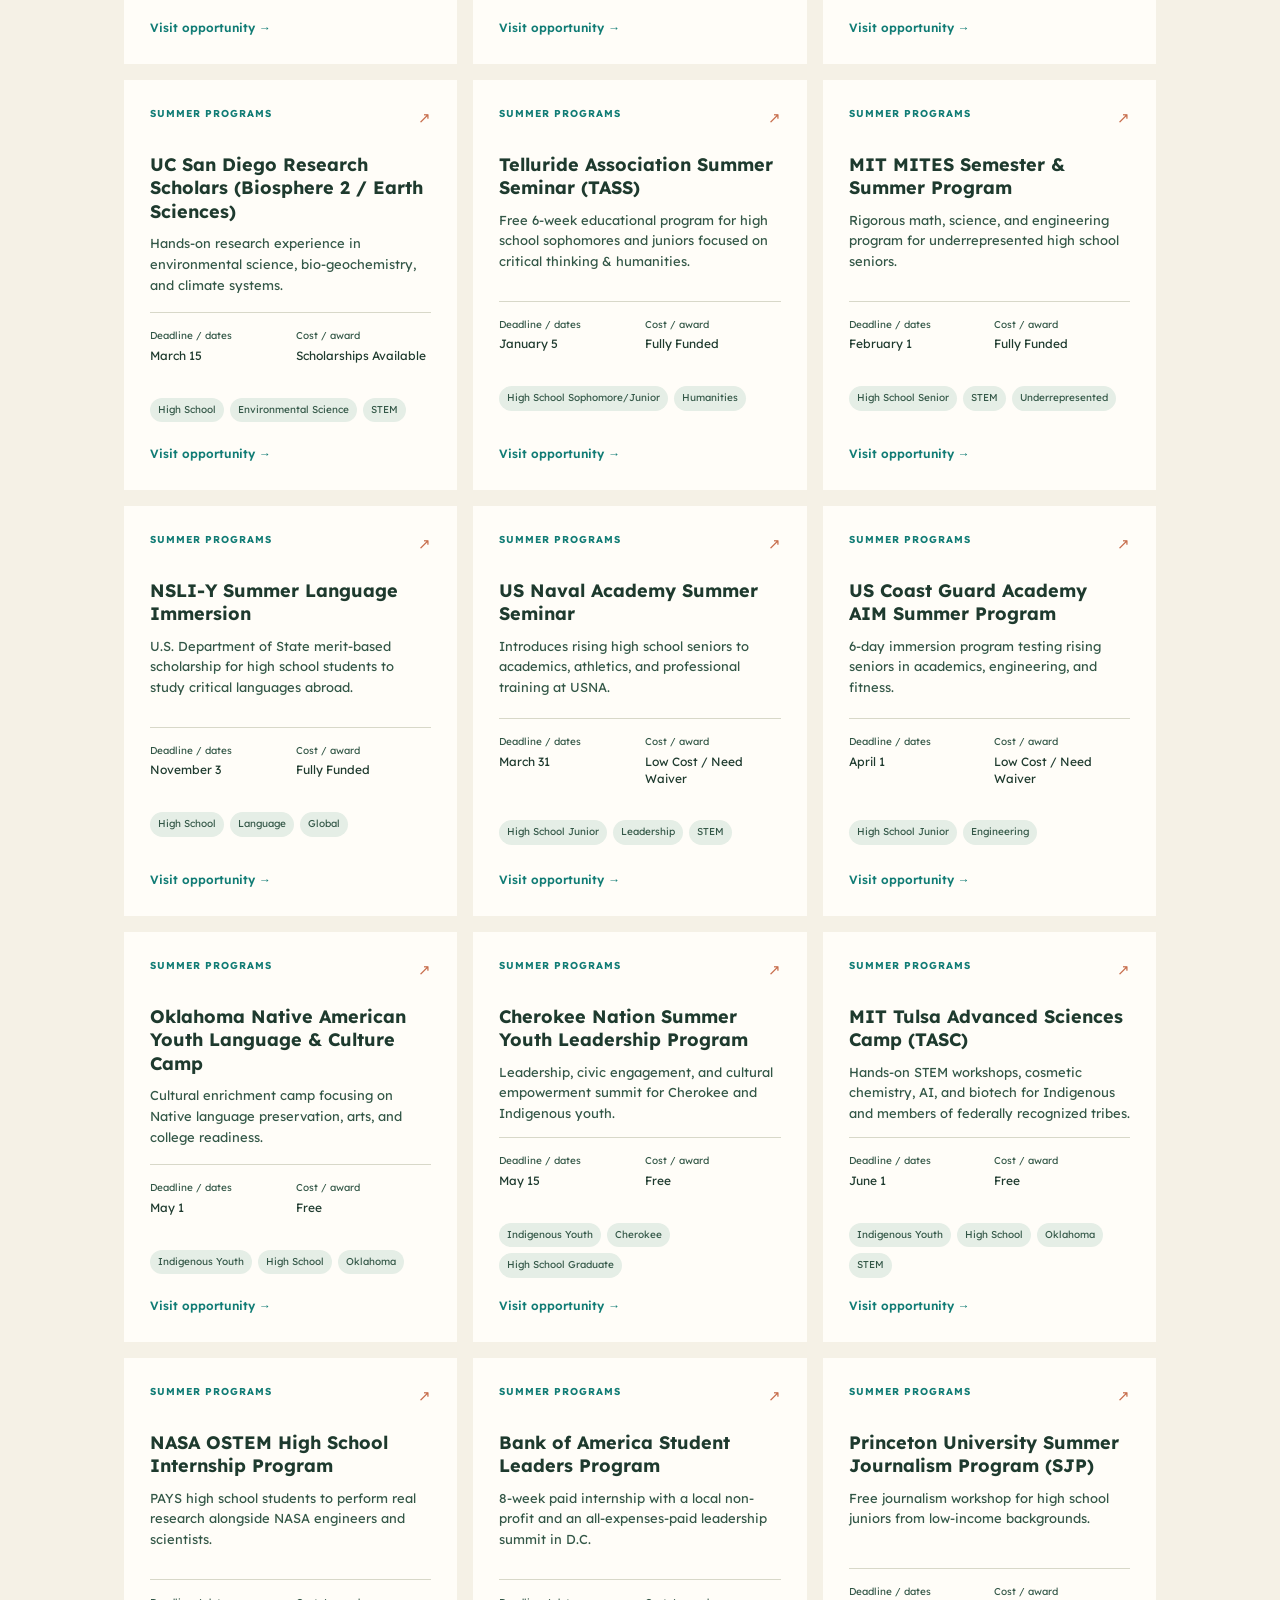
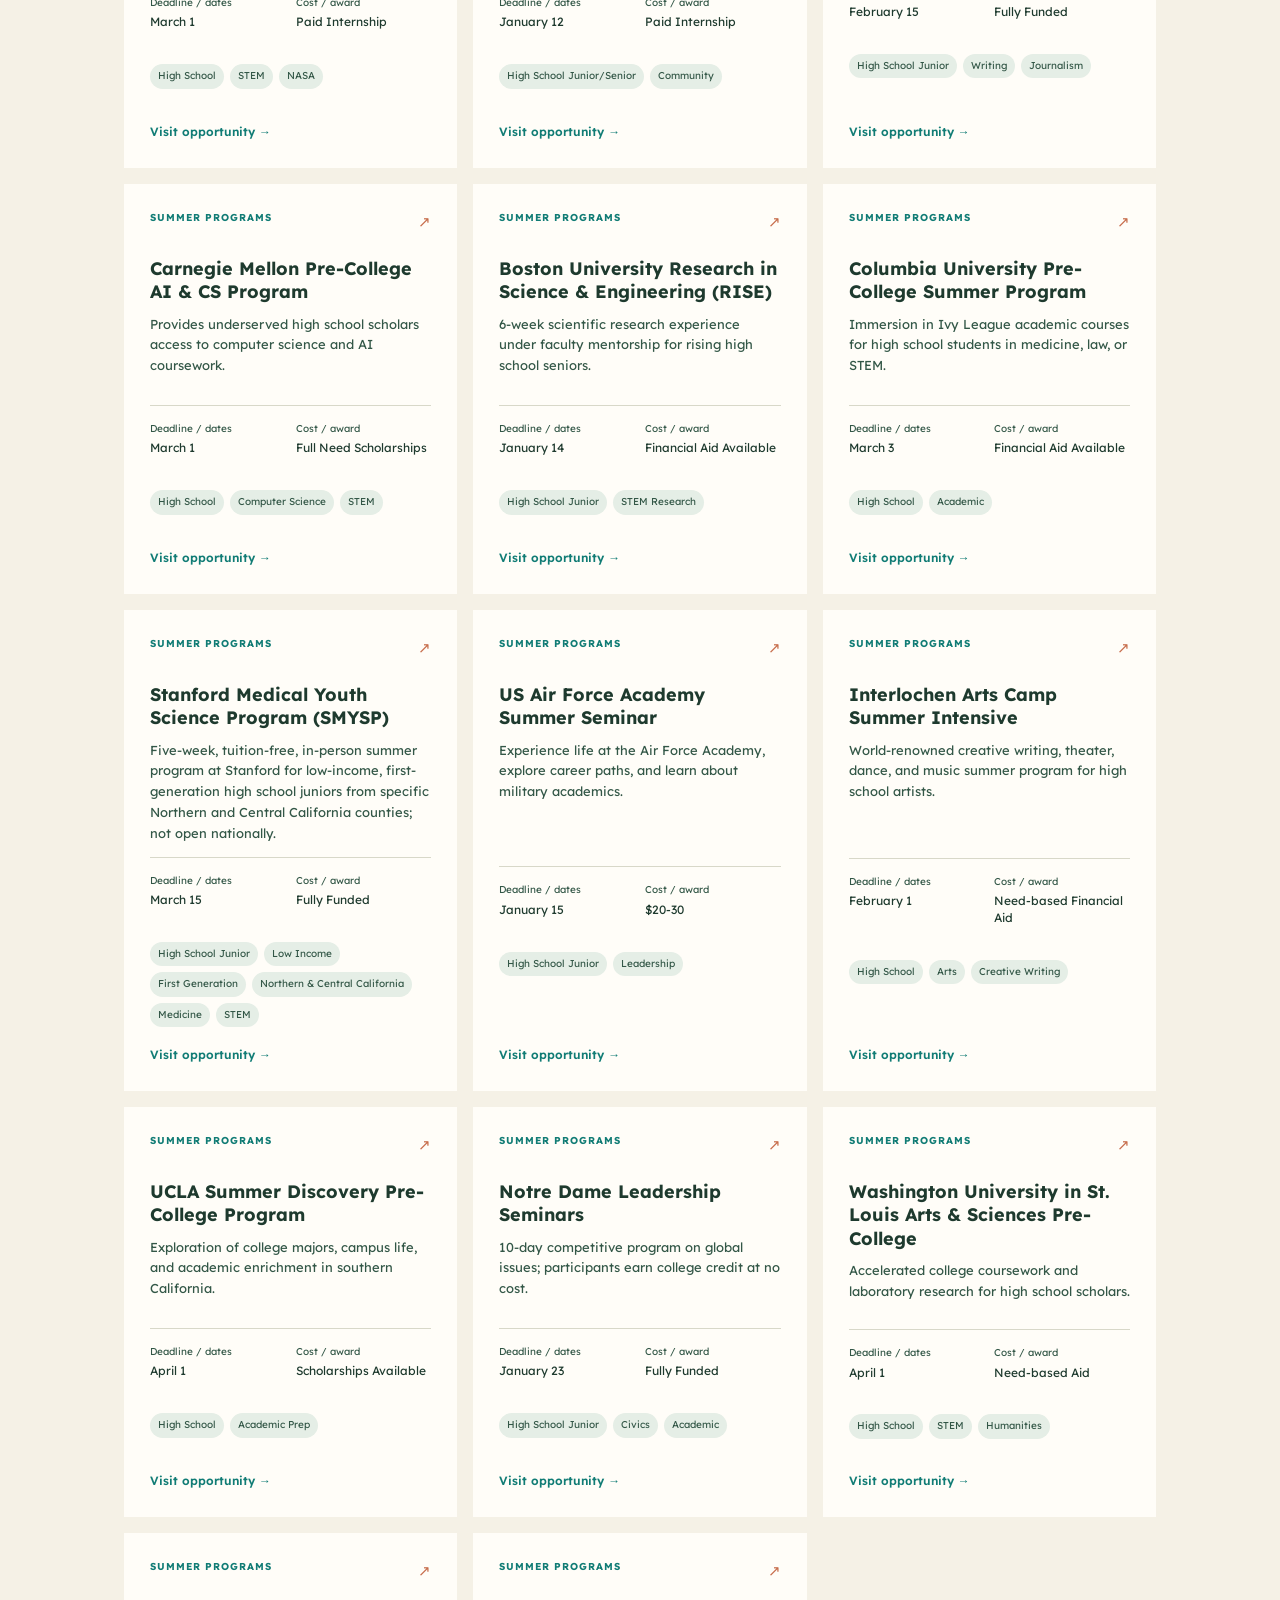
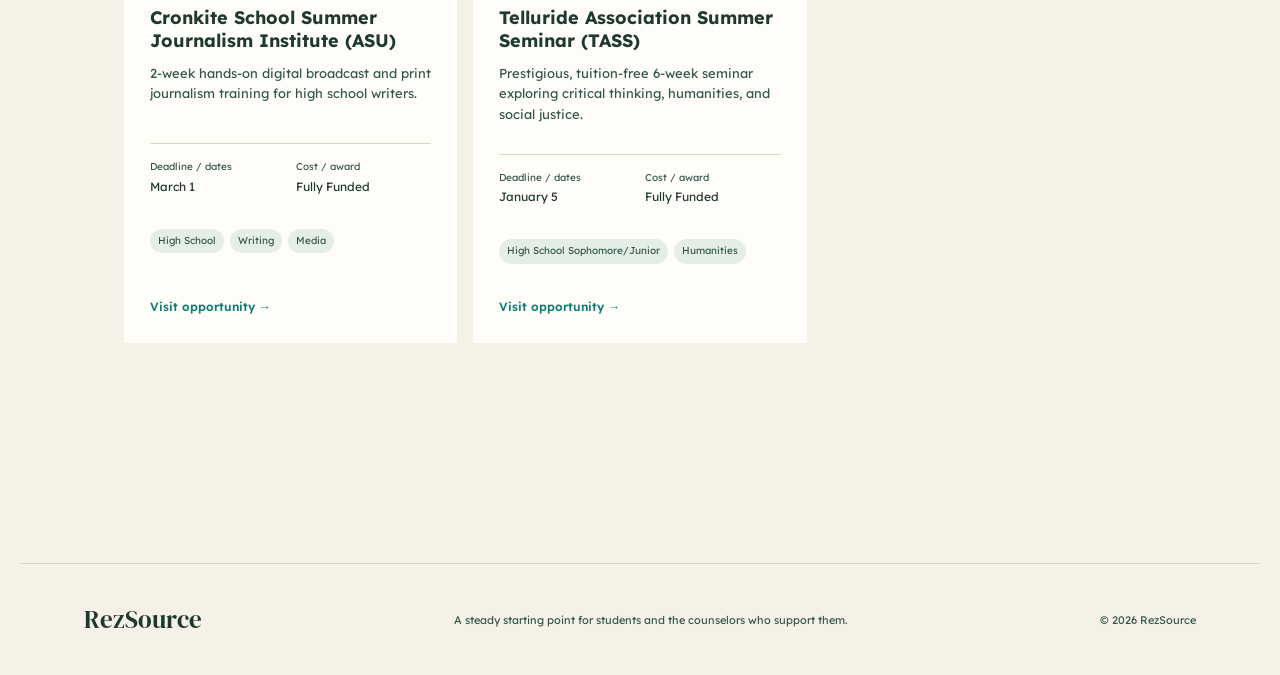
<file: summer-programs.html>
<!doctype html><html lang="en"><head><meta charset="utf-8"><meta name="viewport" content="width=device-width, initial-scale=1"><meta name="description" content="Summer programs for Indigenous and rural students."><title>Summer Programs | RezSource</title><link rel="icon" type="image/png" href="assets/logo.png"><link rel="stylesheet" href="css/styles.css"></head><body data-page="summer"><header class="site-header"><a class="brand" href="index.html" aria-label="RezSource home"><img src="assets/logo.png" alt="RezSource woven turtle logo"></a><button class="menu-toggle" type="button" aria-expanded="false" aria-controls="site-nav"><span></span><span></span><span></span><b class="sr-only">Open navigation</b></button><nav id="site-nav" class="site-nav" aria-label="Primary navigation"><a href="summer-programs.html">Summer programs</a><a href="scholarships.html">Scholarships</a><a href="courseware.html">Courseware</a><a href="fly-in-programs.html">Fly-ins</a><a href="testing.html">Testing &amp; waivers</a></nav><form class="header-search search-form" role="search"><label class="sr-only" for="header-search">Search all resources</label><input id="header-search" name="q" type="search" placeholder="Search all resources" autocomplete="off"><button type="submit" aria-label="Search">Search</button></form></header><main class="category-page" data-category="summer"><section class="category-hero reveal"><p class="eyebrow">RezSource collection</p><h1>Summer programs</h1><p class="lede">Find funded summer programs, internships, and academic opportunities.</p></section><section class="resource-section" aria-labelledby="resource-heading"><div class="resource-toolbar"><div><p class="eyebrow">Opportunities</p><h2 id="resource-heading"><span class="result-count">Loading</span> resources</h2></div><div class="filters"><label for="tag-filter">Filter by eligibility</label><select id="tag-filter"><option value="all">All eligibility tags</option></select><button class="sort-button" id="sort-button" type="button" aria-pressed="false">Sort by deadline <span aria-hidden="true">&#8597;</span></button></div></div><div class="resource-grid" id="resource-grid" aria-live="polite"></div></section></main><footer class="site-footer"><a class="footer-brand" href="index.html">RezSource</a><p>A calm, practical starting point for students and counselors.</p><p>&copy; <span id="year"></span> RezSource</p></footer><script src="js/data.js"></script><script src="js/app.js"></script></body></html>
</file>
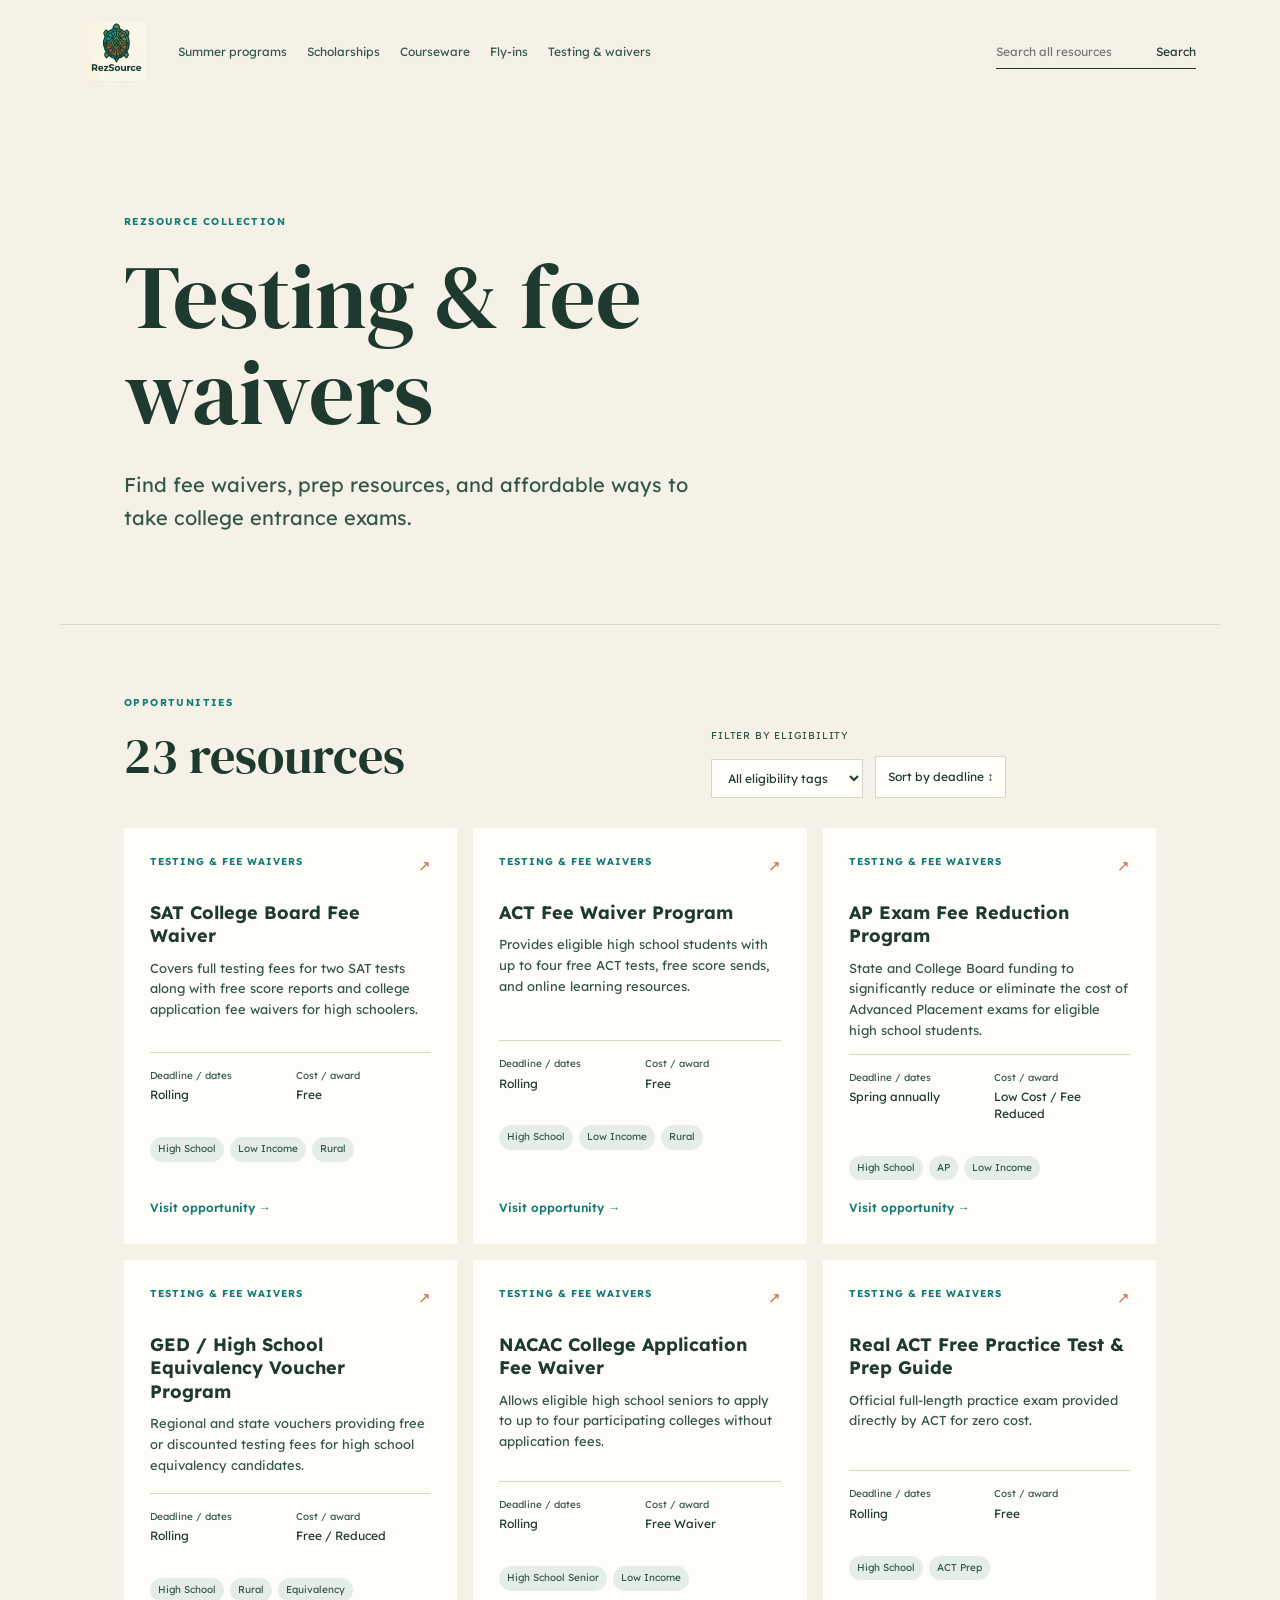
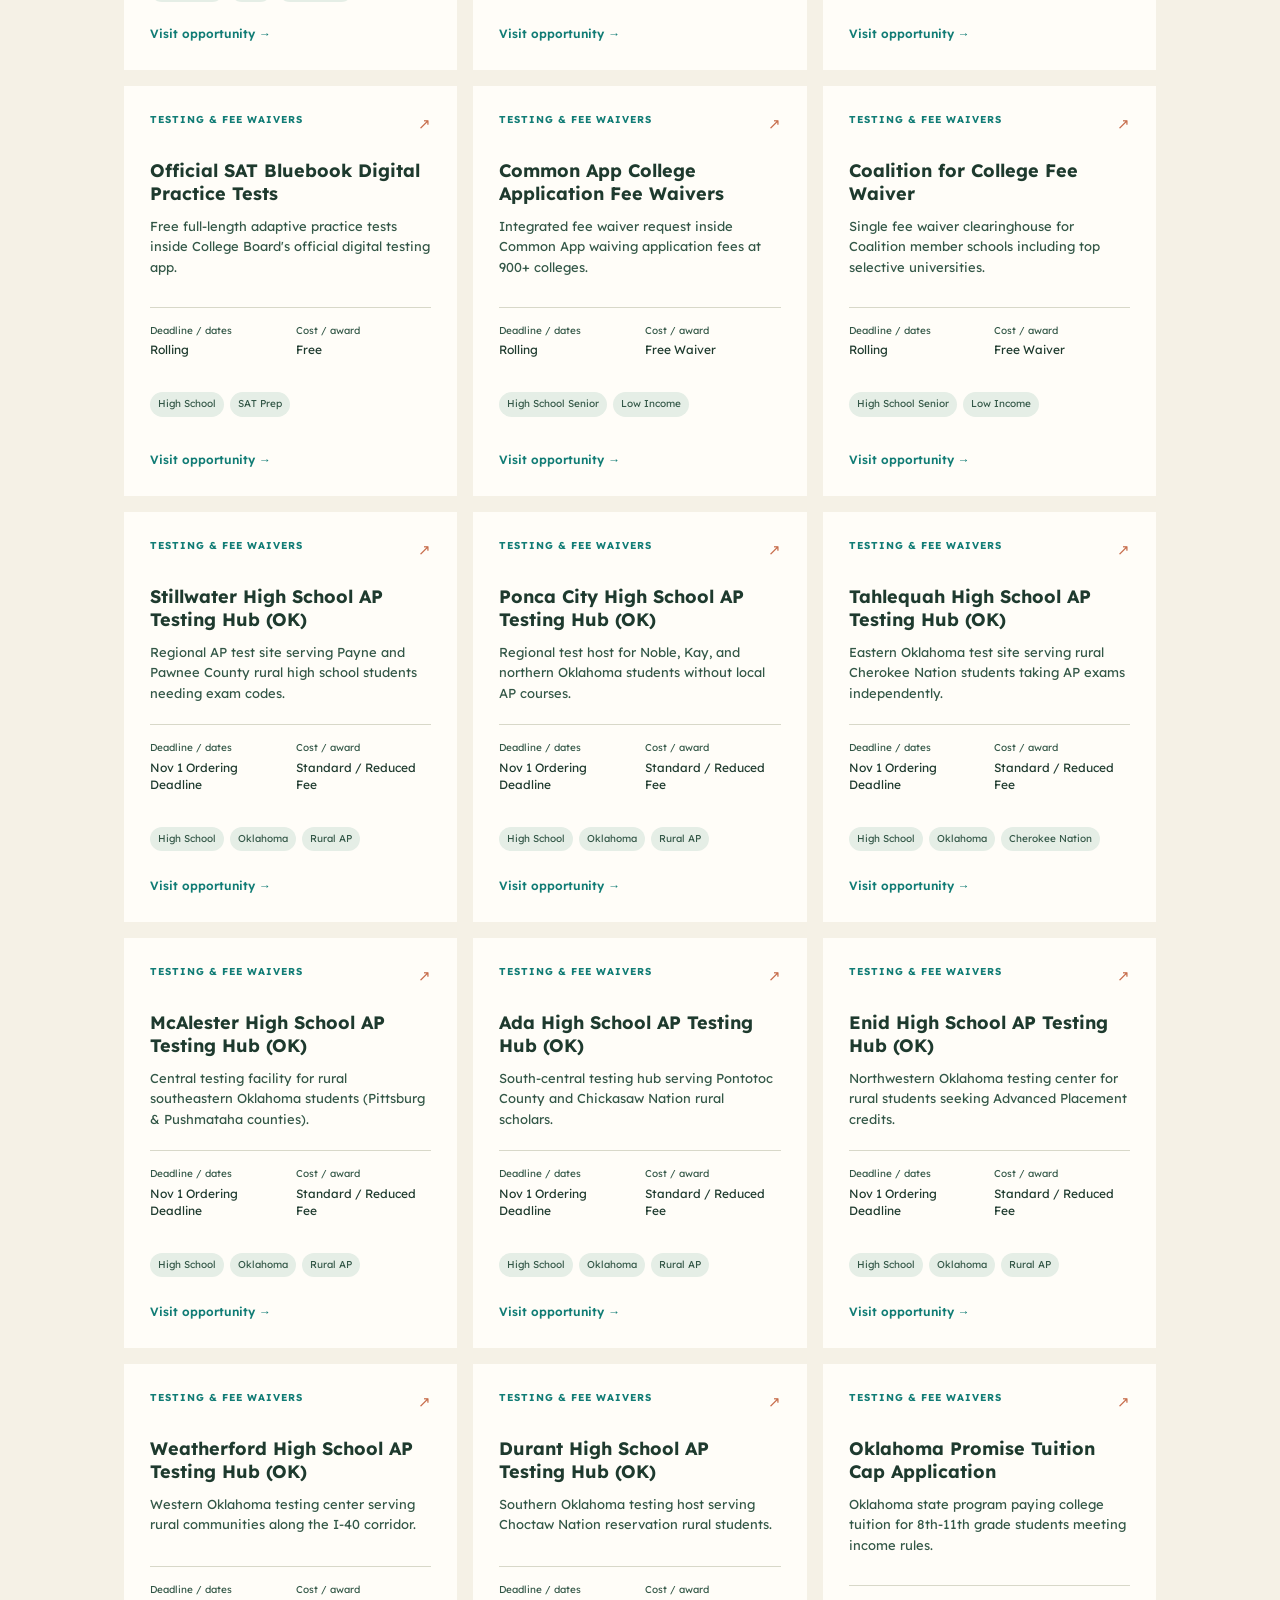
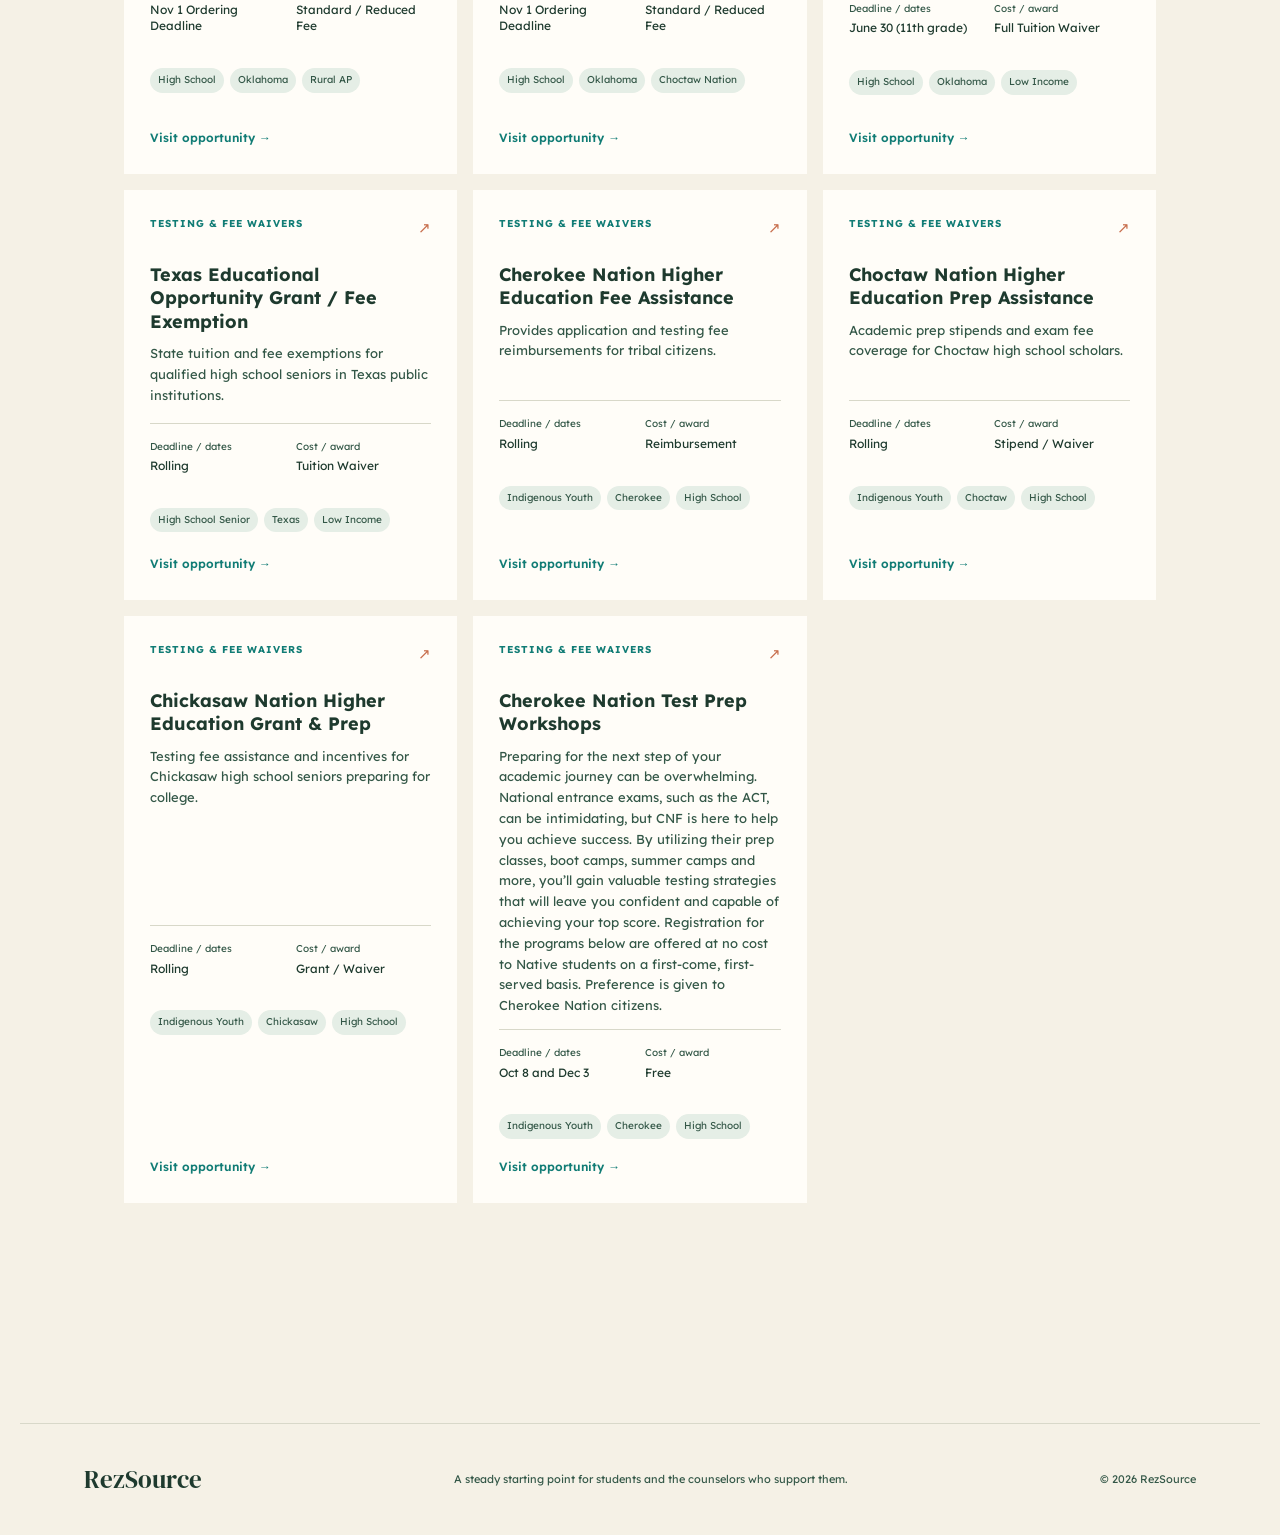
<file: testing.html>
<!doctype html><html lang="en"><head><meta charset="utf-8"><meta name="viewport" content="width=device-width, initial-scale=1"><meta name="description" content="Testing support and fee waivers for Indigenous and rural students."><title>Testing &amp; Fee Waivers | RezSource</title><link rel="icon" type="image/png" href="assets/logo.png"><link rel="stylesheet" href="css/styles.css"></head><body data-page="testing"><header class="site-header"><a class="brand" href="index.html" aria-label="RezSource home"><img src="assets/logo.png" alt="RezSource woven turtle logo"></a><button class="menu-toggle" type="button" aria-expanded="false" aria-controls="site-nav"><span></span><span></span><span></span><b class="sr-only">Open navigation</b></button><nav id="site-nav" class="site-nav" aria-label="Primary navigation"><a href="summer-programs.html">Summer programs</a><a href="scholarships.html">Scholarships</a><a href="courseware.html">Courseware</a><a href="fly-in-programs.html">Fly-ins</a><a href="testing.html">Testing &amp; waivers</a></nav><form class="header-search search-form" role="search"><label class="sr-only" for="header-search">Search all resources</label><input id="header-search" name="q" type="search" placeholder="Search all resources" autocomplete="off"><button type="submit" aria-label="Search">Search</button></form></header><main class="category-page" data-category="testing"><section class="category-hero reveal"><p class="eyebrow">RezSource collection</p><h1>Testing &amp; fee waivers</h1><p class="lede">Find fee waivers, prep resources, and affordable ways to take college entrance exams.</p></section><section class="resource-section" aria-labelledby="resource-heading"><div class="resource-toolbar"><div><p class="eyebrow">Opportunities</p><h2 id="resource-heading"><span class="result-count">Loading</span> resources</h2></div><div class="filters"><label for="tag-filter">Filter by eligibility</label><select id="tag-filter"><option value="all">All eligibility tags</option></select><button class="sort-button" id="sort-button" type="button" aria-pressed="false">Sort by deadline <span aria-hidden="true">&#8597;</span></button></div></div><div class="resource-grid" id="resource-grid" aria-live="polite"></div></section></main><footer class="site-footer"><a class="footer-brand" href="index.html">RezSource</a><p>A calm, practical starting place for students and counselors.</p><p>&copy; <span id="year"></span> RezSource</p></footer><script src="js/data.js"></script><script src="js/app.js"></script></body></html>
</file>
<file: css/styles.css>
@import url('https://fonts.googleapis.com/css2?family=DM+Serif+Display:ital@0;1&family=Lexend:wght@400;500;600;700&display=swap');
:root { --cream:#f5f1e6; --forest:#1e3a2e; --forest-soft:#335747; --teal:#117c75; --moss:#82965b; --clay:#c76d4b; --line:#d8d8c9; --white:#fffdf8; --shadow:0 18px 45px rgba(30,58,46,.08); }
* { box-sizing:border-box; } html { scroll-behavior:smooth; } body { margin:0; background:var(--cream); color:var(--forest); font-family:'Lexend', sans-serif; font-size:15px; line-height:1.65; } a { color:inherit; text-decoration:none; } button, input, select { font:inherit; } button, a { -webkit-tap-highlight-color:transparent; } .sr-only { position:absolute; width:1px; height:1px; padding:0; margin:-1px; overflow:hidden; clip:rect(0,0,0,0); white-space:nowrap; border:0; }
.site-header { display:grid; grid-template-columns:72px 1fr auto; align-items:center; gap:22px; max-width:1240px; margin:auto; padding:20px 5vw; position:relative; z-index:5; } .brand img { width:64px; height:64px; object-fit:contain; display:block; } .site-nav { display:flex; gap:20px; align-items:center; } .site-nav a { font-size:12px; color:var(--forest-soft); transition:color .2s; } .site-nav a:hover, .text-link:hover { color:var(--clay); } .header-search { display:flex; border-bottom:1px solid var(--forest); } .header-search input { width:150px; border:0; background:transparent; padding:7px 0; outline:0; font-size:12px; color:var(--forest); } .header-search button { border:0; background:none; padding:7px 0 7px 10px; color:var(--forest); font-size:12px; cursor:pointer; } .menu-toggle { display:none; background:none; border:0; padding:8px; } .menu-toggle span { display:block; width:22px; height:2px; background:var(--forest); margin:4px; }
.hero, .category-hero, .category-section, .resource-section, .search-section, .trust-band { max-width:1160px; margin-left:auto; margin-right:auto; padding-left:5vw; padding-right:5vw; } .home-hero { padding-top:clamp(70px,12vw,150px); padding-bottom:clamp(80px,10vw,135px); } .eyebrow { color:var(--teal); font-size:10px; font-weight:700; letter-spacing:.14em; text-transform:uppercase; margin:0 0 18px; } h1, h2, h3, p { margin-top:0; } h1, h2 { font-family:'DM Serif Display', Georgia, serif; font-weight:400; letter-spacing:0; line-height:1.08; } h1 { font-size:clamp(3.2rem,7vw,6.8rem); max-width:780px; margin-bottom:26px; } h2 { font-size:clamp(2.2rem,4vw,3.8rem); margin-bottom:15px; } h3 { font-size:18px; line-height:1.3; margin-bottom:10px; } .lede { max-width:570px; color:var(--forest-soft); font-size:clamp(1rem,1.7vw,1.25rem); } .hero-search { display:flex; max-width:650px; margin-top:42px; border:1px solid var(--forest); background:var(--white); padding:5px; border-radius:2px; } .hero-search input { flex:1; min-width:0; padding:13px 16px; border:0; outline:0; background:transparent; color:var(--forest); } .hero-search button { border:0; padding:12px 18px; background:var(--forest); color:var(--cream); cursor:pointer; display:flex; gap:25px; align-items:center; } .search-note { font-size:11px; color:var(--forest-soft); margin:12px 0 0 4px; }
.category-section { padding-bottom:110px; } .section-heading { display:flex; justify-content:space-between; gap:35px; align-items:end; margin-bottom:35px; } .section-heading > p { max-width:270px; color:var(--forest-soft); font-size:13px; } .category-grid { display:grid; grid-template-columns:repeat(2,1fr); gap:12px; } .category-card { display:flex; align-items:center; gap:18px; padding:24px; min-height:145px; background:var(--white); border:1px solid transparent; transition:transform .25s, box-shadow .25s, border-color .25s; } .category-card:hover, .resource-card:hover { transform:translateY(-5px); box-shadow:var(--shadow); border-color:var(--line); } .category-card > span:nth-child(2) { flex:1; } .category-card strong { display:block; font-size:16px; margin-bottom:5px; } .category-card small { display:block; max-width:250px; color:var(--forest-soft); line-height:1.5; } .category-card > b { font-size:20px; font-weight:400; } .category-icon { display:grid; place-items:center; width:48px; height:48px; border-radius:50%; background:#e0ece5; color:var(--teal); } .category-icon svg { width:23px; height:23px; fill:none; stroke:currentColor; stroke-linecap:round; stroke-linejoin:round; stroke-width:1.6; } .accent-2 .category-icon { background:#edf0de; color:#687c43; } .accent-3 .category-icon { background:#e4eeee; color:#117c75; } .accent-4 .category-icon { background:#f5e2d9; color:#a8553d; } .accent-5 .category-icon { background:#e1ebdf; color:var(--forest); }
.trust-band { background:var(--forest); color:var(--cream); max-width:none; padding-top:50px; padding-bottom:50px; text-align:center; } .trust-band .eyebrow { color:#a9c5aa; } .trust-band p:not(.eyebrow) { font-family:'DM Serif Display', Georgia, serif; font-size:clamp(1.8rem,4vw,3.3rem); margin-bottom:15px; } .trust-band span { color:#b8c8ba; font-size:11px; }
.category-page { --accent:var(--teal); } .category-hero { padding-top:clamp(55px,9vw,110px); padding-bottom:70px; border-bottom:1px solid var(--line); } .category-hero h1 { font-size:clamp(3.3rem,7vw,6rem); max-width:700px; } .resource-section { padding-top:70px; padding-bottom:120px; } .resource-toolbar { display:flex; justify-content:space-between; align-items:end; gap:30px; margin-bottom:30px; } .resource-toolbar h2 { font-size:clamp(2rem,4vw,3.1rem); } .filters { display:flex; align-items:end; gap:12px; flex-wrap:wrap; } .filters label { display:block; width:100%; font-size:10px; letter-spacing:.08em; text-transform:uppercase; color:var(--forest-soft); } .filters select, .sort-button { border:1px solid var(--line); background:var(--white); color:var(--forest); padding:10px 12px; font-size:12px; } .sort-button { cursor:pointer; } .resource-grid { display:grid; grid-template-columns:repeat(3,1fr); gap:16px; } .resource-card { background:var(--white); border:1px solid transparent; padding:25px; display:flex; flex-direction:column; min-height:410px; transition:transform .25s, box-shadow .25s, border-color .25s; } .card-top { display:flex; justify-content:space-between; margin-bottom:22px; } .category-label { color:var(--teal); font-size:10px; font-weight:700; text-transform:uppercase; letter-spacing:.1em; } .card-arrow { color:var(--clay); } .resource-card > p { color:var(--forest-soft); font-size:13px; line-height:1.6; } .resource-meta { display:grid; grid-template-columns:1fr 1fr; gap:10px; border-top:1px solid var(--line); padding-top:15px; margin-top:auto; } .resource-meta dt { color:var(--forest-soft); font-size:10px; margin-bottom:3px; } .resource-meta dd { margin:0; font-size:12px; line-height:1.4; } .tag-list { display:flex; gap:6px; flex-wrap:wrap; margin:18px 0; } .tag { background:#e5eee6; color:var(--forest-soft); padding:4px 8px; border-radius:20px; font-size:10px; } .text-link { color:var(--teal); font-size:12px; font-weight:600; margin-top:auto; } .empty-state { padding:35px; background:var(--white); color:var(--forest-soft); }
.search-section { padding-bottom:100px; } .search-results { display:grid; gap:1px; background:var(--line); border:1px solid var(--line); } .search-result { display:grid; grid-template-columns:170px 1fr 2fr 25px; gap:15px; align-items:center; padding:20px; background:var(--white); transition:background .2s; } .search-result:hover { background:#fdfbf2; } .search-result strong { font-size:14px; } .search-result span:not(.category-label) { color:var(--forest-soft); font-size:12px; } .search-result b { color:var(--clay); font-weight:400; } .location-note { color:var(--clay) !important; font-size:12px !important; } .no-results { padding:50px 35px; text-align:center; } .empty-mark { display:grid; place-items:center; width:42px; height:42px; margin:0 auto 18px; border:1px solid var(--clay); border-radius:50%; color:var(--clay); font-family:'DM Serif Display', Georgia, serif; font-size:22px; } .no-results h3 { font-family:'DM Serif Display', Georgia, serif; font-size:clamp(22px,3vw,28px); font-weight:400; margin-bottom:8px; } .no-results p { max-width:450px; margin:0 auto; color:var(--forest-soft); font-size:13px; } .empty-links { display:flex; justify-content:center; gap:16px; flex-wrap:wrap; margin-top:24px; }
.site-footer { display:flex; align-items:center; justify-content:space-between; gap:20px; padding:35px 5vw; border-top:1px solid var(--line); max-width:1240px; margin:auto; color:var(--forest-soft); font-size:11px; } .footer-brand { font-family:'DM Serif Display', Georgia, serif; font-size:25px; color:var(--forest); } .site-footer p { margin:0; } .home-button { display:inline-flex; gap:25px; align-items:center; margin-top:25px; padding:13px 18px; background:var(--forest); color:var(--cream); font-size:12px; } .not-found-page .category-hero { border-bottom:0; padding-bottom:150px; } .reveal { opacity:0; transform:translateY(18px); transition:opacity .65s ease, transform .65s cubic-bezier(.2,.8,.2,1); } .reveal.is-visible { opacity:1; transform:none; }
@media (max-width:800px) { .site-header { grid-template-columns:55px 1fr auto; gap:10px; padding-top:14px; } .brand img { width:53px; height:53px; } .menu-toggle { display:block; grid-column:3; grid-row:1; } .header-search { grid-column:2 / 4; grid-row:2; } .header-search input { width:100%; } .site-nav { display:none; position:absolute; top:78px; left:5vw; right:5vw; padding:15px; background:var(--white); box-shadow:var(--shadow); flex-direction:column; align-items:stretch; gap:0; } .site-nav.is-open { display:flex; } .site-nav a { padding:10px; border-bottom:1px solid var(--line); } .category-grid, .resource-grid { grid-template-columns:1fr; } .section-heading, .resource-toolbar { display:block; } .section-heading > p { margin-top:20px; } .filters { margin-top:25px; } .filters select { flex:1; } .search-result { grid-template-columns:1fr 25px; gap:7px; } .search-result .category-label, .search-result span:not(.category-label) { grid-column:1; } .search-result strong { grid-column:1; grid-row:2; } .search-result span:not(.category-label) { grid-row:3; } .search-result b { grid-column:2; grid-row:1 / 4; } .site-footer { flex-direction:column; align-items:flex-start; } }
@media (prefers-reduced-motion:reduce) { *, *::before, *::after { scroll-behavior:auto !important; transition-duration:.01ms !important; animation-duration:.01ms !important; } }
</file>
